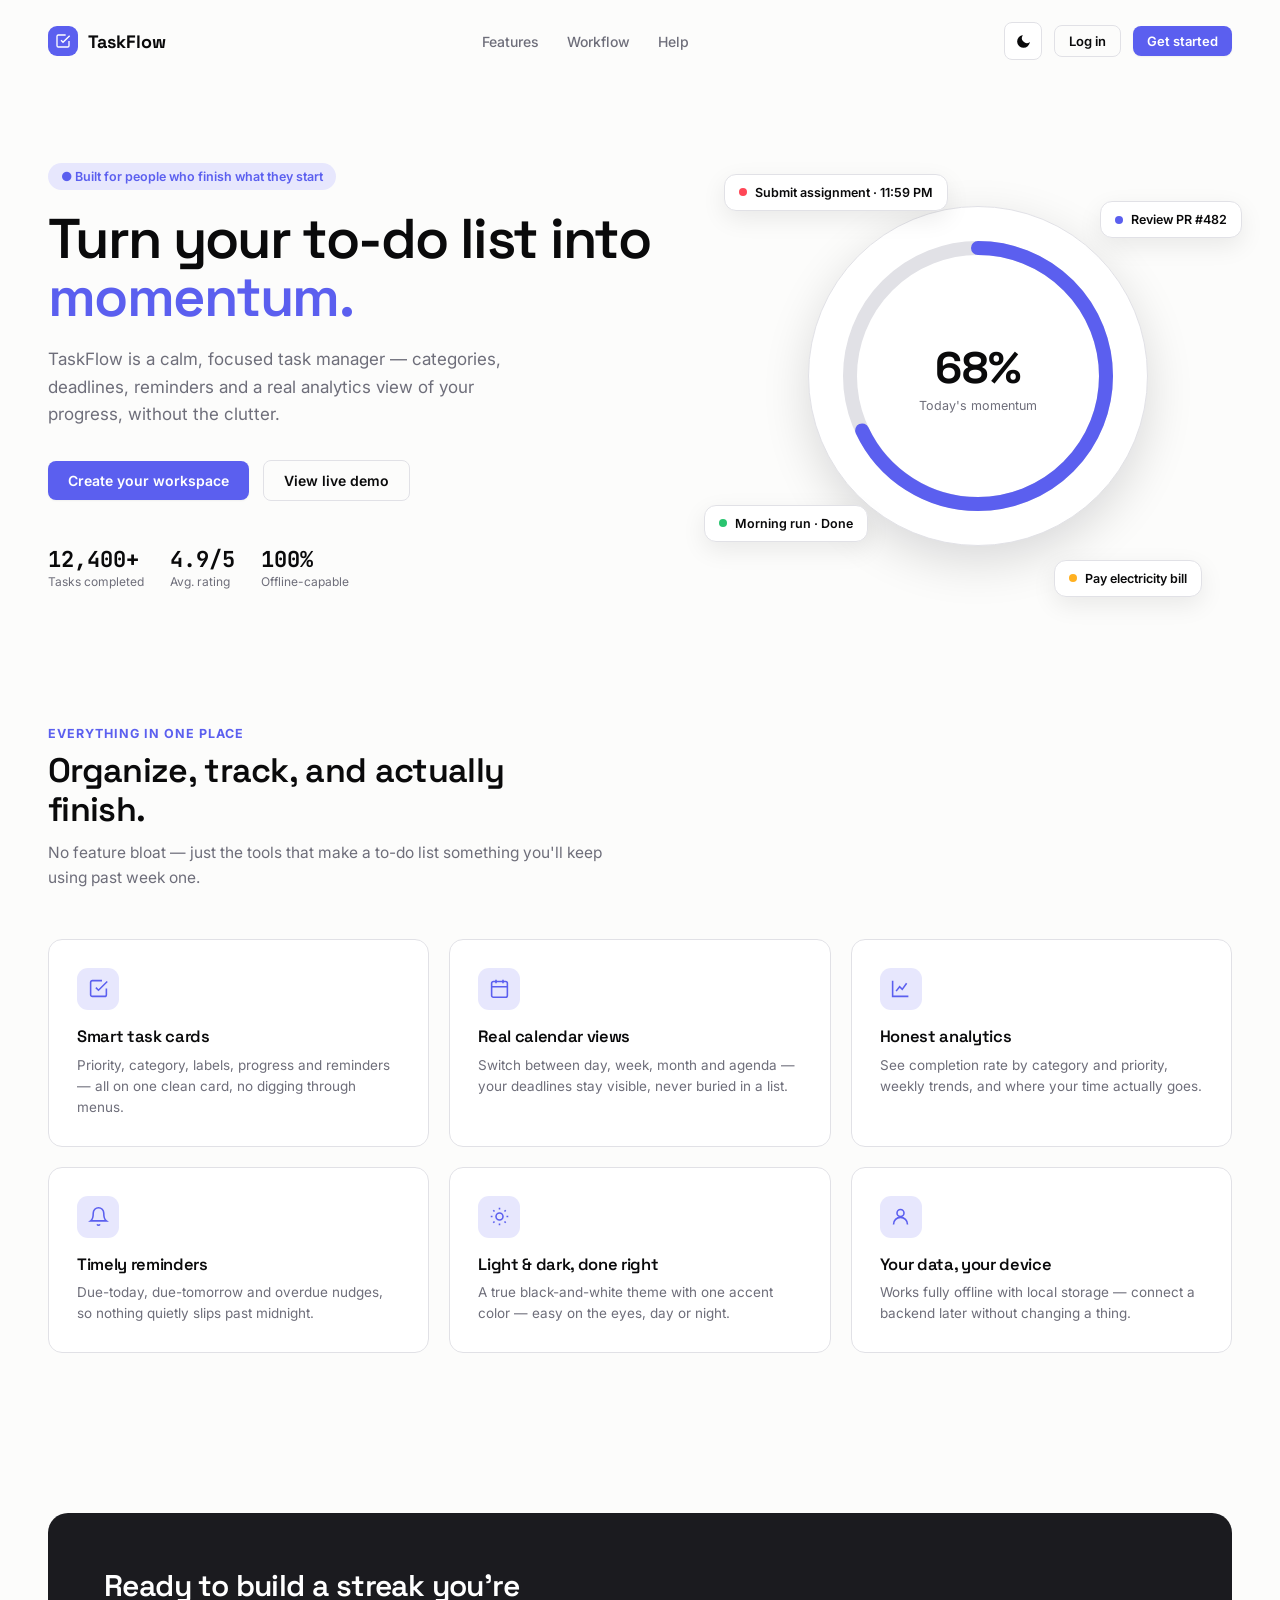
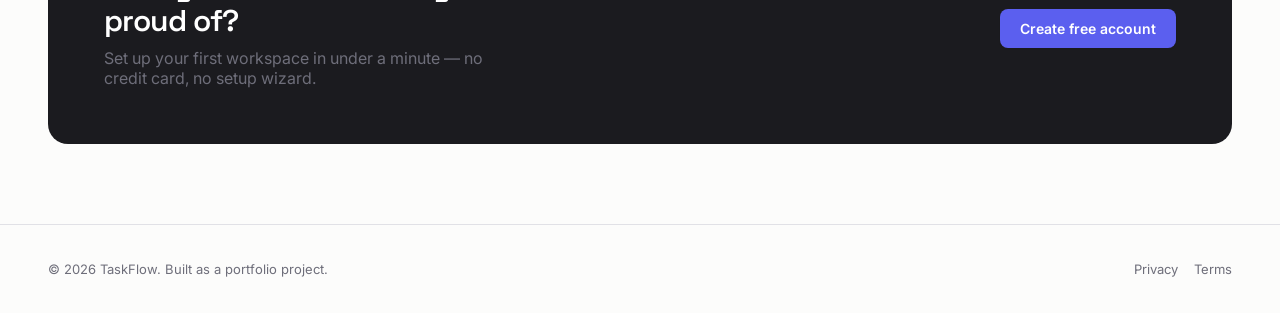
<file: index.html>
<!DOCTYPE html>
<html lang="en">
<head>
<meta charset="UTF-8">
<meta name="viewport" content="width=device-width, initial-scale=1.0">
<title>TaskFlow — Momentum for your day</title>
<link rel="stylesheet" href="styles.css">
<link rel="stylesheet" href="animations.css">
<style>
  .landing-nav{ display:flex; align-items:center; justify-content:space-between; padding:22px 48px; }
  .landing-nav .brand{ display:flex; align-items:center; gap:10px; font-family:var(--font-display); font-weight:700; font-size:18px; }
  .landing-nav .brand .mark{ width:30px; height:30px; border-radius:9px; background:var(--accent); display:flex; align-items:center; justify-content:center; }
  .landing-nav .brand .mark svg{ width:16px; height:16px; stroke:#fff; }
  .landing-nav .links{ display:flex; gap:28px; font-size:14px; font-weight:500; color:var(--text-secondary); }
  .landing-nav .links a:hover{ color:var(--text-primary); }
  .landing-nav .cta{ display:flex; gap:12px; align-items:center; }

  .hero{ padding:64px 48px 40px; display:grid; grid-template-columns:1.1fr .9fr; gap:56px; align-items:center; max-width:1320px; margin:0 auto; }
  .hero-eyebrow{ display:inline-flex; align-items:center; gap:8px; font-size:12.5px; font-weight:600; color:var(--accent); background:var(--accent-100); padding:6px 13px; border-radius:99px; margin-bottom:20px; }
  [data-theme="dark"] .hero-eyebrow{ background:rgba(91,95,239,0.15); }
  .hero h1{ font-size:56px; line-height:1.04; letter-spacing:-0.03em; margin-bottom:20px; }
  .hero h1 em{ font-style:normal; color:var(--accent); }
  .hero p.lead{ font-size:17px; color:var(--text-secondary); max-width:480px; margin-bottom:32px; line-height:1.6; }
  .hero-actions{ display:flex; gap:14px; align-items:center; }
  .hero-proof{ display:flex; gap:26px; margin-top:44px; }
  .hero-proof div{ font-family:var(--font-mono); }
  .hero-proof .num{ font-size:22px; font-weight:700; }
  .hero-proof .lbl{ font-size:12px; color:var(--text-secondary); font-family:var(--font-body); }

  /* signature visual: the momentum ring + floating task chips */
  .hero-visual{ position:relative; height:460px; }
  .ring-card{
    position:absolute; inset:0; margin:auto; width:340px; height:340px; border-radius:50%;
    background:var(--bg-elevated); border:1px solid var(--border); box-shadow:var(--shadow-lg);
    display:flex; align-items:center; justify-content:center; animation:scaleIn .7s var(--ease-spring) both .1s;
  }
  .ring-card .ring-label{ position:absolute; text-align:center; }
  .ring-card .ring-label .big{ font-family:var(--font-display); font-size:44px; font-weight:700; }
  .ring-card .ring-label .small{ font-size:12.5px; color:var(--text-secondary); margin-top:2px; }
  .float-chip{
    position:absolute; background:var(--bg-elevated); border:1px solid var(--border); border-radius:12px;
    padding:10px 14px; box-shadow:var(--shadow-md); font-size:12.5px; font-weight:600; display:flex; align-items:center; gap:8px;
    animation:floatChip 5s ease-in-out infinite, fadeUp .6s var(--ease) both;
  }
  .float-chip .dot{ width:8px; height:8px; border-radius:50%; }
  .chip-1{ top:6%; left:0; animation-delay:.3s, .3s; }
  .chip-2{ bottom:14%; left:-4%; animation-delay:.9s, .45s; }
  .chip-3{ top:12%; right:-2%; animation-delay:1.5s, .6s; }
  .chip-4{ bottom:2%; right:6%; animation-delay:2.1s, .75s; }
  @keyframes floatChip{ 0%,100%{ transform:translateY(0);} 50%{ transform:translateY(-12px);} }

  section.section{ padding:80px 48px; max-width:1320px; margin:0 auto; }
  .section-head{ max-width:560px; margin-bottom:48px; }
  .section-head .eyebrow{ font-size:12.5px; font-weight:700; letter-spacing:.08em; text-transform:uppercase; color:var(--accent); margin-bottom:10px; }
  .section-head h2{ font-size:34px; letter-spacing:-0.02em; margin-bottom:12px; }
  .section-head p{ color:var(--text-secondary); font-size:15.5px; line-height:1.6; }

  .feature-grid{ display:grid; grid-template-columns:repeat(3,1fr); gap:20px; }
  .feature-card{ padding:28px; }
  .feature-card .ic{ width:42px; height:42px; border-radius:11px; background:var(--accent-100); display:flex; align-items:center; justify-content:center; margin-bottom:18px; }
  [data-theme="dark"] .feature-card .ic{ background:rgba(91,95,239,0.15); }
  .feature-card .ic svg{ width:21px; height:21px; color:var(--accent); }
  .feature-card h3{ font-size:16.5px; margin-bottom:8px; }
  .feature-card p{ font-size:13.5px; color:var(--text-secondary); line-height:1.55; }

  .strip{ background:var(--gray-900); color:var(--gray-100); border-radius:var(--radius-lg); padding:56px; display:flex; align-items:center; justify-content:space-between; gap:32px; }
  [data-theme="dark"] .strip{ background:var(--bg-sunken); border:1px solid var(--border); }
  .strip h2{ color:#fff; font-size:30px; max-width:420px; }
  [data-theme="dark"] .strip h2{ color:var(--text-primary); }
  .strip p{ color:var(--gray-500); margin-top:10px; max-width:400px; }

  footer{ padding:36px 48px; border-top:1px solid var(--border); display:flex; justify-content:space-between; font-size:13px; color:var(--text-secondary); }

  @media (max-width:900px){
    .hero{ grid-template-columns:1fr; padding:40px 22px; }
    .hero h1{ font-size:38px; }
    .hero-visual{ height:320px; }
    .feature-grid{ grid-template-columns:1fr; }
    .landing-nav{ padding:18px 20px; } .landing-nav .links{ display:none; }
    section.section{ padding:56px 22px; }
    .strip{ flex-direction:column; align-items:flex-start; padding:32px; }
  }
</style>
</head>
<body>

<nav class="landing-nav reveal">
  <div class="brand"><div class="mark"><svg viewBox="0 0 24 24" fill="none" stroke="white" stroke-width="2"><path d="M9 11l3 3L22 4"/><path d="M21 12v7a2 2 0 0 1-2 2H5a2 2 0 0 1-2-2V5a2 2 0 0 1 2-2h11"/></svg></div>TaskFlow</div>
  <div class="links">
    <a href="#features">Features</a>
    <a href="#workflow">Workflow</a>
    <a href="help.html">Help</a>
  </div>
  <div class="cta">
    <button class="icon-btn" data-theme-toggle id="landingThemeBtn"></button>
    <a href="login.html" class="btn btn-ghost btn-sm">Log in</a>
    <a href="register.html" class="btn btn-primary btn-sm">Get started</a>
  </div>
</nav>

<section class="hero">
  <div>
    <div class="hero-eyebrow reveal">● Built for people who finish what they start</div>
    <h1 class="reveal reveal-1">Turn your to-do list into <em>momentum.</em></h1>
    <p class="lead reveal reveal-2">TaskFlow is a calm, focused task manager — categories, deadlines, reminders and a real analytics view of your progress, without the clutter.</p>
    <div class="hero-actions reveal reveal-3">
      <a href="register.html" class="btn btn-primary">Create your workspace</a>
      <a href="dashboard.html" class="btn btn-ghost">View live demo</a>
    </div>
    <div class="hero-proof reveal reveal-4">
      <div><div class="num">12,400+</div><div class="lbl">Tasks completed</div></div>
      <div><div class="num">4.9/5</div><div class="lbl">Avg. rating</div></div>
      <div><div class="num">100%</div><div class="lbl">Offline-capable</div></div>
    </div>
  </div>
  <div class="hero-visual">
    <div class="ring-card">
      <svg width="300" height="300" viewBox="0 0 300 300">
        <circle cx="150" cy="150" r="128" fill="none" stroke="var(--border)" stroke-width="14"/>
        <circle id="heroRing" class="ring-progress" cx="150" cy="150" r="128" fill="none" stroke="var(--accent)" stroke-width="14" stroke-linecap="round" stroke-dasharray="804" stroke-dashoffset="804" transform="rotate(-90 150 150)"/>
      </svg>
      <div class="ring-label"><div class="big">68%</div><div class="small">Today's momentum</div></div>
    </div>
    <div class="float-chip chip-1"><span class="dot" style="background:#FF4757"></span>Submit assignment · 11:59 PM</div>
    <div class="float-chip chip-2"><span class="dot" style="background:#29C46F"></span>Morning run · Done</div>
    <div class="float-chip chip-3"><span class="dot" style="background:#5B5FEF"></span>Review PR #482</div>
    <div class="float-chip chip-4"><span class="dot" style="background:#FFB020"></span>Pay electricity bill</div>
  </div>
</section>

<section class="section" id="features">
  <div class="section-head reveal">
    <div class="eyebrow">Everything in one place</div>
    <h2>Organize, track, and actually finish.</h2>
    <p>No feature bloat — just the tools that make a to-do list something you'll keep using past week one.</p>
  </div>
  <div class="feature-grid">
    <div class="card feature-card lift reveal reveal-1">
      <div class="ic"><svg viewBox="0 0 24 24" fill="none" stroke="currentColor" stroke-width="1.8"><path d="M9 11l3 3L22 4"/><path d="M21 12v7a2 2 0 0 1-2 2H5a2 2 0 0 1-2-2V5a2 2 0 0 1 2-2h11"/></svg></div>
      <h3>Smart task cards</h3>
      <p>Priority, category, labels, progress and reminders — all on one clean card, no digging through menus.</p>
    </div>
    <div class="card feature-card lift reveal reveal-2">
      <div class="ic"><svg viewBox="0 0 24 24" fill="none" stroke="currentColor" stroke-width="1.8"><rect x="3" y="4" width="18" height="18" rx="2"/><path d="M16 2v4M8 2v4M3 10h18"/></svg></div>
      <h3>Real calendar views</h3>
      <p>Switch between day, week, month and agenda — your deadlines stay visible, never buried in a list.</p>
    </div>
    <div class="card feature-card lift reveal reveal-3">
      <div class="ic"><svg viewBox="0 0 24 24" fill="none" stroke="currentColor" stroke-width="1.8"><path d="M3 3v18h18"/><path d="M7 15l4-5 3 3 5-7"/></svg></div>
      <h3>Honest analytics</h3>
      <p>See completion rate by category and priority, weekly trends, and where your time actually goes.</p>
    </div>
    <div class="card feature-card lift reveal reveal-1">
      <div class="ic"><svg viewBox="0 0 24 24" fill="none" stroke="currentColor" stroke-width="1.8"><path d="M18 8a6 6 0 0 0-12 0c0 7-3 9-3 9h18s-3-2-3-9"/><path d="M13.7 21a2 2 0 0 1-3.4 0"/></svg></div>
      <h3>Timely reminders</h3>
      <p>Due-today, due-tomorrow and overdue nudges, so nothing quietly slips past midnight.</p>
    </div>
    <div class="card feature-card lift reveal reveal-2">
      <div class="ic"><svg viewBox="0 0 24 24" fill="none" stroke="currentColor" stroke-width="1.8"><circle cx="12" cy="12" r="4"/><path d="M12 2v2M12 20v2M4.9 4.9l1.4 1.4M17.7 17.7l1.4 1.4M2 12h2M20 12h2M4.9 19.1l1.4-1.4M17.7 6.3l1.4-1.4"/></svg></div>
      <h3>Light & dark, done right</h3>
      <p>A true black-and-white theme with one accent color — easy on the eyes, day or night.</p>
    </div>
    <div class="card feature-card lift reveal reveal-3">
      <div class="ic"><svg viewBox="0 0 24 24" fill="none" stroke="currentColor" stroke-width="1.8"><circle cx="12" cy="8" r="4"/><path d="M4 21c0-4.4 3.6-8 8-8s8 3.6 8 8"/></svg></div>
      <h3>Your data, your device</h3>
      <p>Works fully offline with local storage — connect a backend later without changing a thing.</p>
    </div>
  </div>
</section>

<section class="section" id="workflow">
  <div class="strip reveal">
    <div>
      <h2>Ready to build a streak you're proud of?</h2>
      <p>Set up your first workspace in under a minute — no credit card, no setup wizard.</p>
    </div>
    <a href="register.html" class="btn btn-primary" style="background:var(--accent); flex-shrink:0;">Create free account</a>
  </div>
</section>

<footer>
  <span>© 2026 TaskFlow. Built as a portfolio project.</span>
  <div class="flex gap-16">
    <a href="privacy.html">Privacy</a>
    <a href="terms.html">Terms</a>
  </div>
</footer>

<script src="theme.js"></script>
<script src="storage.js"></script>
<script>
  document.getElementById('landingThemeBtn').innerHTML = window.TaskFlowTheme.get()==='dark'
    ? '<svg viewBox="0 0 24 24" fill="none" stroke="currentColor" stroke-width="2.2"><circle cx="12" cy="12" r="4"/><path d="M12 2v2M12 20v2M4.9 4.9l1.4 1.4M17.7 17.7l1.4 1.4M2 12h2M20 12h2M4.9 19.1l1.4-1.4M17.7 6.3l1.4-1.4"/></svg>'
    : '<svg viewBox="0 0 24 24" fill="currentColor"><path d="M21 12.8A9 9 0 1 1 11.2 3a7 7 0 0 0 9.8 9.8z"/></svg>';
  document.getElementById('landingThemeBtn').addEventListener('click', ()=>{
    document.getElementById('landingThemeBtn').innerHTML = window.TaskFlowTheme.get()==='dark'
      ? '<svg viewBox="0 0 24 24" fill="currentColor"><path d="M21 12.8A9 9 0 1 1 11.2 3a7 7 0 0 0 9.8 9.8z"/></svg>'
      : '<svg viewBox="0 0 24 24" fill="none" stroke="currentColor" stroke-width="2.2"><circle cx="12" cy="12" r="4"/><path d="M12 2v2M12 20v2M4.9 4.9l1.4 1.4M17.7 17.7l1.4 1.4M2 12h2M20 12h2M4.9 19.1l1.4-1.4M17.7 6.3l1.4-1.4"/></svg>';
  });
  requestAnimationFrame(()=> setTimeout(()=>{ document.getElementById('heroRing').style.strokeDashoffset = 804 - (804*0.68); }, 300));
</script>
</body>
</html>
</file>
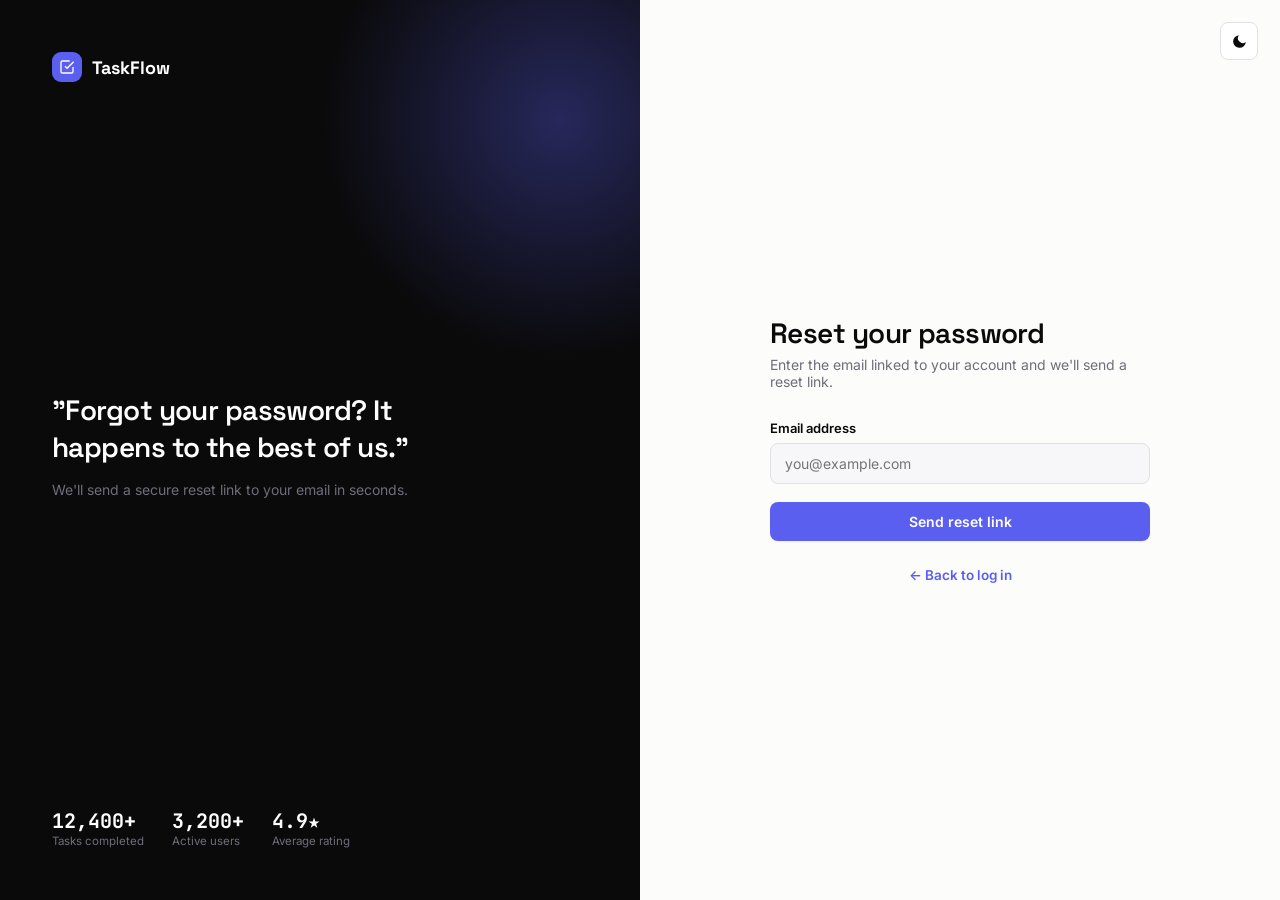
<file: forgot-password.html>
<!DOCTYPE html>
<html lang="en">
<head>
<meta charset="UTF-8">
<meta name="viewport" content="width=device-width, initial-scale=1.0">
<title>Reset password — TaskFlow</title>
<link rel="stylesheet" href="styles.css">
<link rel="stylesheet" href="animations.css">
<style>
  .auth-shell{ min-height:100vh; display:grid; grid-template-columns:1fr 1fr; }
  .auth-side{
    background:var(--black); color:#fff; padding:52px; display:flex; flex-direction:column; justify-content:space-between; position:relative; overflow:hidden;
  }
  .auth-side::before{
    content:''; position:absolute; width:480px; height:480px; border-radius:50%; background:radial-gradient(circle, var(--accent-glow), transparent 70%);
    top:-120px; right:-160px; animation:driftGlow 8s ease-in-out infinite;
  }
  @keyframes driftGlow{ 0%,100%{ transform:translate(0,0);} 50%{ transform:translate(-30px,30px);} }
  .auth-side .brand{ display:flex; align-items:center; gap:10px; font-family:var(--font-display); font-weight:700; font-size:18px; position:relative; z-index:1; }
  .auth-side .brand .mark{ width:30px; height:30px; border-radius:9px; background:var(--accent); display:flex; align-items:center; justify-content:center; }
  .auth-side .brand .mark svg{ width:16px; height:16px; stroke:white; }
  .auth-side .quote{ position:relative; z-index:1; max-width:400px; }
  .auth-side .quote h2{ font-size:28px; line-height:1.3; color:#fff; margin-bottom:16px; }
  .auth-side .quote p{ color:var(--gray-500); font-size:14px; }
  .auth-side .stats{ display:flex; gap:28px; position:relative; z-index:1; }
  .auth-side .stats .num{ font-family:var(--font-mono); font-size:20px; font-weight:700; }
  .auth-side .stats .lbl{ font-size:11.5px; color:var(--gray-500); }

  .auth-form-wrap{ display:flex; align-items:center; justify-content:center; padding:32px; }
  .auth-form{ width:100%; max-width:380px; animation:fadeUp .55s var(--ease) both; }
  .auth-form h1{ font-size:28px; margin-bottom:6px; }
  .auth-form .sub{ color:var(--text-secondary); font-size:14px; margin-bottom:30px; }
  .social-row{ display:flex; gap:12px; margin-bottom:22px; }
  .social-btn{ flex:1; border:1px solid var(--border); border-radius:var(--radius-sm); padding:11px; display:flex; align-items:center; justify-content:center; gap:8px; font-size:13.5px; font-weight:600; transition:all .2s var(--ease); background:var(--bg-elevated); }
  .social-btn:hover{ border-color:var(--border-strong); transform:translateY(-1px); }
  .social-btn svg{ width:17px; height:17px; }
  .divider{ display:flex; align-items:center; gap:12px; color:var(--text-tertiary); font-size:12px; margin:22px 0; }
  .divider::before,.divider::after{ content:''; flex:1; height:1px; background:var(--border); }
  .row-between{ display:flex; align-items:center; justify-content:space-between; font-size:13px; margin-bottom:22px; }
  .checkbox-line{ display:flex; align-items:center; gap:8px; color:var(--text-secondary); }
  .checkbox-line input{ width:15px; height:15px; accent-color:var(--accent); }
  .switch-line{ text-align:center; margin-top:26px; font-size:13.5px; color:var(--text-secondary); }
  .switch-line a{ color:var(--accent); font-weight:600; }
  .float-theme{ position:fixed; top:22px; right:22px; z-index:20; }

  @media (max-width:860px){ .auth-shell{ grid-template-columns:1fr; } .auth-side{ display:none; } }
</style>
</head>
<body>

<button class="icon-btn float-theme" data-theme-toggle id="themeBtn"></button>

<div class="auth-shell">
  <div class="auth-side">
    <div class="brand"><div class="mark"><svg viewBox="0 0 24 24" fill="none" stroke="white" stroke-width="2"><path d="M9 11l3 3L22 4"/><path d="M21 12v7a2 2 0 0 1-2 2H5a2 2 0 0 1-2-2V5a2 2 0 0 1 2-2h11"/></svg></div>TaskFlow</div>
    <div class="quote">
      <h2>"Forgot your password? It happens to the best of us."</h2>
      <p>We'll send a secure reset link to your email in seconds.</p>
    </div>
    <div class="stats">
      <div><div class="num">12,400+</div><div class="lbl">Tasks completed</div></div>
      <div><div class="num">3,200+</div><div class="lbl">Active users</div></div>
      <div><div class="num">4.9★</div><div class="lbl">Average rating</div></div>
    </div>
  </div>

  <div class="auth-form-wrap">
    <form class="auth-form" id="loginForm">
      <h1>Reset your password</h1>
      <p class="sub">Enter the email linked to your account and we'll send a reset link.</p>

      <div class="field"><label>Email address</label><input type="email" placeholder="you@example.com" required></div>

      <button type="submit" class="btn btn-primary btn-block">Send reset link</button>
      <p class="switch-line"><a href="login.html">← Back to log in</a></p>
    </form>
  </div>
</div>

<script src="theme.js"></script>
<script>
  function icon(){ return window.TaskFlowTheme.get()==='dark'
    ? '<svg viewBox="0 0 24 24" fill="none" stroke="currentColor" stroke-width="2.2"><circle cx="12" cy="12" r="4"/><path d="M12 2v2M12 20v2M4.9 4.9l1.4 1.4M17.7 17.7l1.4 1.4M2 12h2M20 12h2M4.9 19.1l1.4-1.4M17.7 6.3l1.4-1.4"/></svg>'
    : '<svg viewBox="0 0 24 24" fill="currentColor"><path d="M21 12.8A9 9 0 1 1 11.2 3a7 7 0 0 0 9.8 9.8z"/></svg>'; }
  document.getElementById('themeBtn').innerHTML = icon();
  document.getElementById('themeBtn').addEventListener('click', ()=> document.getElementById('themeBtn').innerHTML = icon());

  document.getElementById('loginForm').addEventListener('submit', function(e){
    e.preventDefault();
    const btn = e.target.querySelector('button[type=submit]');
    btn.textContent = 'Sending…'; btn.disabled = true;
    setTimeout(()=>{ btn.textContent = 'Link sent — check your inbox ✓'; }, 600);
  });
</script>
</body>
</html>
</file>
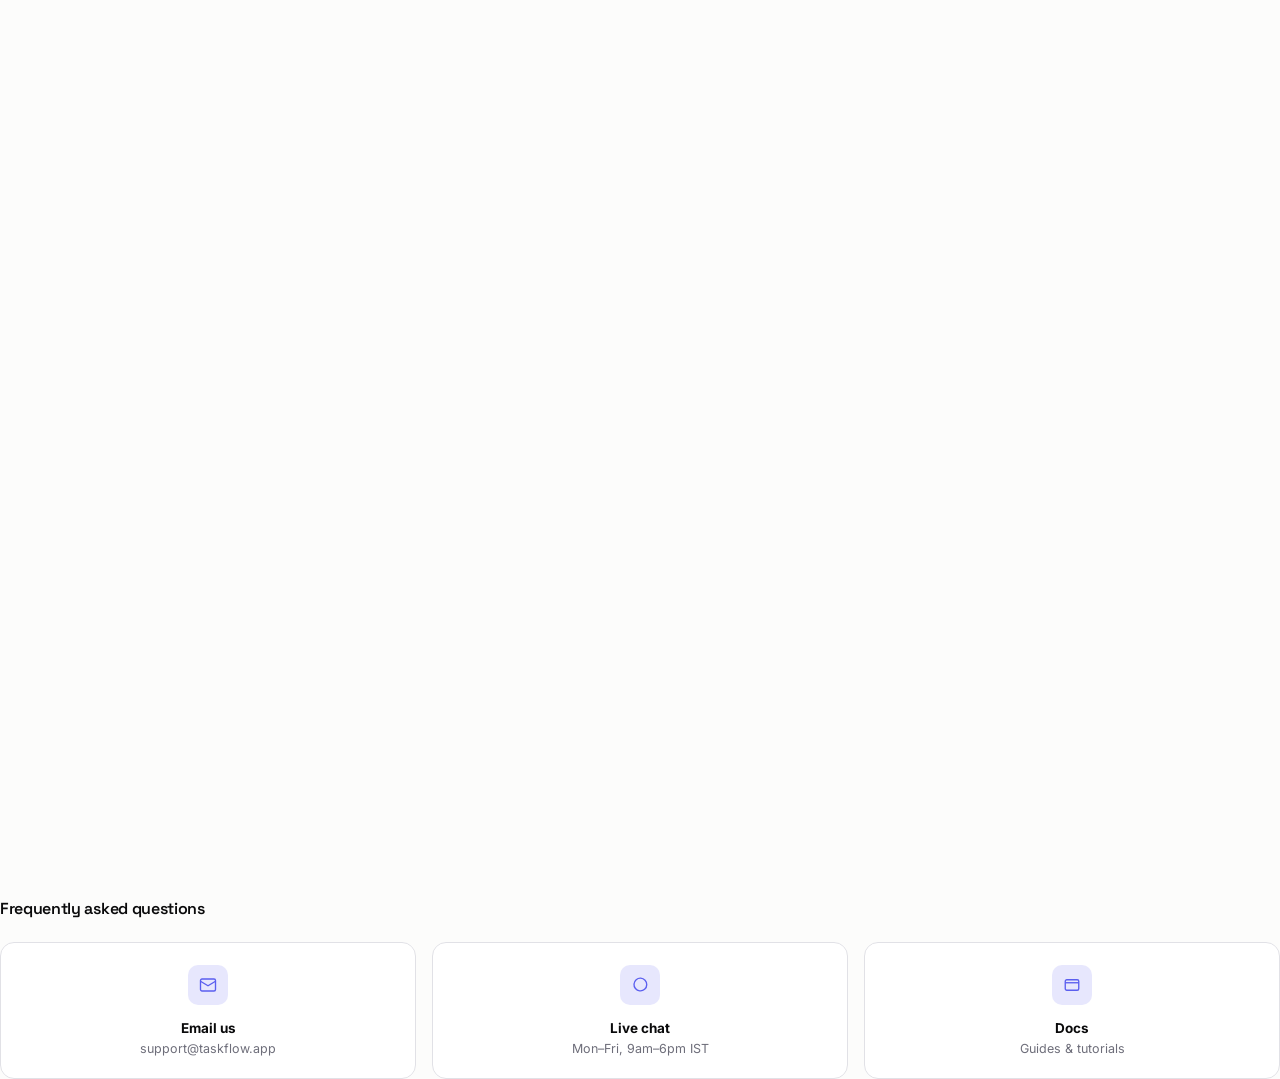
<file: help.html>
<!DOCTYPE html>
<html lang="en">
<head>
<meta charset="UTF-8">
<meta name="viewport" content="width=device-width, initial-scale=1.0">
<title>Help & Support — TaskFlow</title>
<link rel="stylesheet" href="styles.css">
<link rel="stylesheet" href="animations.css">
<style>
  .faq-item{ border:1px solid var(--border); border-radius:var(--radius-sm); margin-bottom:10px; overflow:hidden; background:var(--bg-elevated); }
  .faq-q{ padding:16px 18px; display:flex; align-items:center; justify-content:space-between; font-size:14px; font-weight:600; }
  .faq-q svg{ width:16px; height:16px; transition:transform .25s var(--ease); }
  .faq-item.open .faq-q svg{ transform:rotate(45deg); }
  .faq-a{ max-height:0; overflow:hidden; transition:max-height .3s var(--ease); }
  .faq-item.open .faq-a{ max-height:200px; }
  .faq-a p{ padding:0 18px 16px; font-size:13.5px; color:var(--text-secondary); line-height:1.6; }
  .contact-grid{ display:grid; grid-template-columns:repeat(3,1fr); gap:16px; margin-top:24px; }
  .contact-card{ padding:22px; text-align:center; }
  .contact-card .ic{ width:40px; height:40px; border-radius:10px; background:var(--accent-100); display:flex; align-items:center; justify-content:center; margin:0 auto 12px; }
  [data-theme="dark"] .contact-card .ic{ background:rgba(91,95,239,0.15); }
</style>
</head>
<body>
<div class="app-shell" id="app-shell"></div>
<div id="stagedContent">
  <div class="reveal" style="max-width:720px;">
    <h3 style="font-size:16px; margin-bottom:16px;">Frequently asked questions</h3>
    <div id="faqList"></div>
  </div>
  <div class="contact-grid reveal reveal-1">
    <div class="card contact-card"><div class="ic"><svg viewBox="0 0 24 24" width="18" height="18" fill="none" stroke="var(--accent)" stroke-width="1.8"><rect x="2" y="4" width="20" height="16" rx="2"/><path d="m2 7 10 6 10-6"/></svg></div><b style="font-size:13.5px;">Email us</b><p class="text-secondary" style="font-size:12.5px; margin-top:4px;">support@taskflow.app</p></div>
    <div class="card contact-card"><div class="ic"><svg viewBox="0 0 24 24" width="18" height="18" fill="none" stroke="var(--accent)" stroke-width="1.8"><path d="M21 11.5a8.4 8.4 0 0 1-9.5 8.3A8.5 8.5 0 1 1 21 11.5Z"/></svg></div><b style="font-size:13.5px;">Live chat</b><p class="text-secondary" style="font-size:12.5px; margin-top:4px;">Mon–Fri, 9am–6pm IST</p></div>
    <div class="card contact-card"><div class="ic"><svg viewBox="0 0 24 24" width="18" height="18" fill="none" stroke="var(--accent)" stroke-width="1.8"><rect x="3" y="5" width="18" height="14" rx="2"/><path d="M3 9h18"/></svg></div><b style="font-size:13.5px;">Docs</b><p class="text-secondary" style="font-size:12.5px; margin-top:4px;">Guides & tutorials</p></div>
  </div>
</div>
<script src="theme.js"></script>
<script src="storage.js"></script>
<script src="nav.js"></script>
<script>
  TaskFlowNav.mount('help', 'Help & Support');
  const faqs = [
    ['How do I create a task?', 'Click "New Task" from the top bar or the My Tasks page, fill in the details, and hit Save Task.'],
    ['Can I use TaskFlow offline?', 'Yes — this demo stores everything in your browser, so it works fully offline. Connecting a backend later is optional.'],
    ['How do reminders work?', 'Toggle "Remind me" on any task. Enable browser or email notifications in Settings → Notifications.'],
    ['How do I export my tasks?', 'Go to Settings → Data Export and download a CSV or JSON copy at any time.'],
    ['Is my data private?', 'Your task data lives only in your browser\\'s local storage — it never leaves your device in this demo.']
  ];
  document.getElementById('faqList').innerHTML = faqs.map(([q,a])=>`
    <div class="faq-item"><div class="faq-q">${q}<svg viewBox="0 0 24 24" fill="none" stroke="currentColor" stroke-width="2"><path d="M12 5v14M5 12h14"/></svg></div><div class="faq-a"><p>${a}</p></div></div>`).join('');
  document.querySelectorAll('.faq-item').forEach(it=> it.querySelector('.faq-q').addEventListener('click', ()=> it.classList.toggle('open')));
</script>
</body>
</html>
</file>
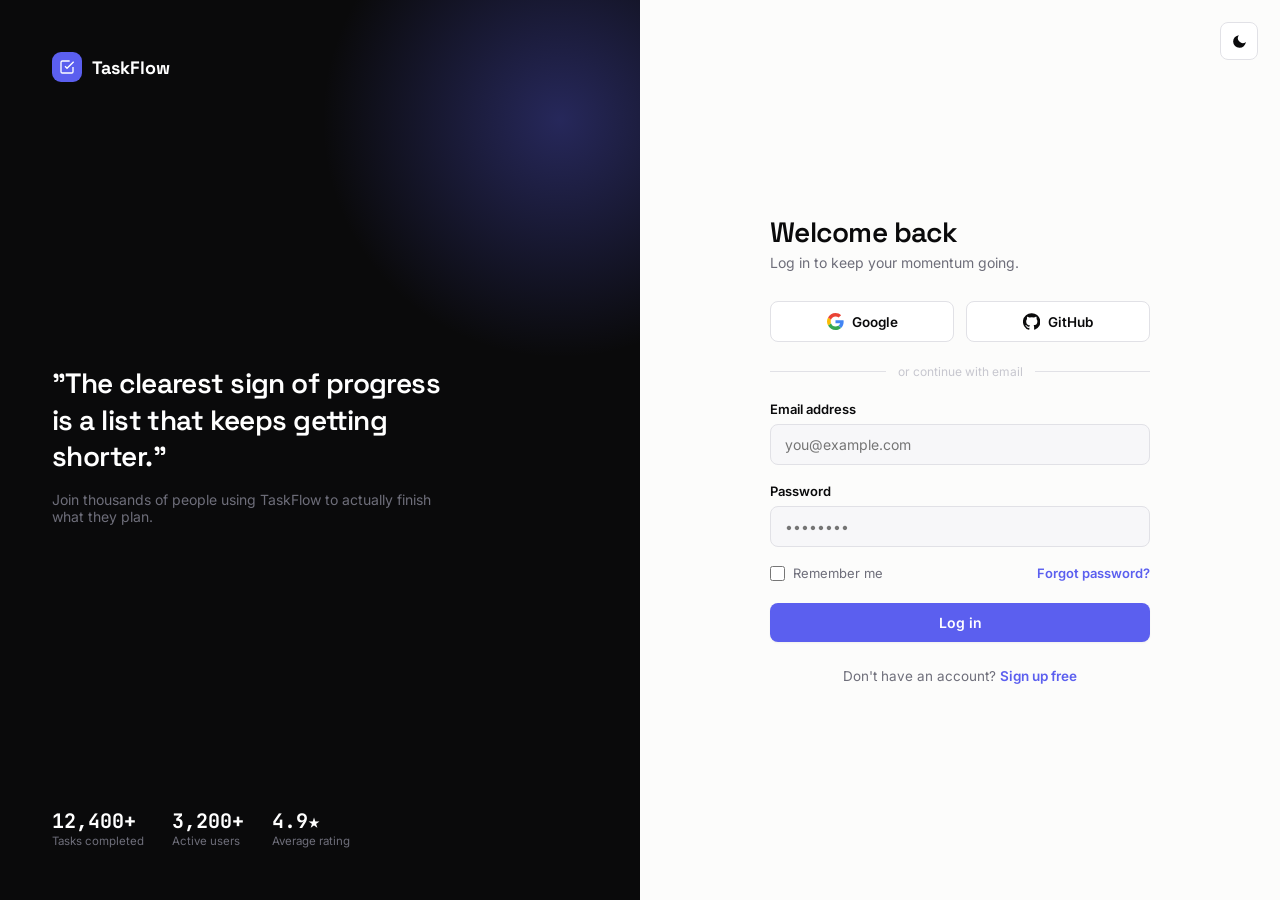
<file: login.html>
<!DOCTYPE html>
<html lang="en">
<head>
<meta charset="UTF-8">
<meta name="viewport" content="width=device-width, initial-scale=1.0">
<title>Log in — TaskFlow</title>
<link rel="stylesheet" href="styles.css">
<link rel="stylesheet" href="animations.css">
<style>
  .auth-shell{ min-height:100vh; display:grid; grid-template-columns:1fr 1fr; }
  .auth-side{
    background:var(--black); color:#fff; padding:52px; display:flex; flex-direction:column; justify-content:space-between; position:relative; overflow:hidden;
  }
  .auth-side::before{
    content:''; position:absolute; width:480px; height:480px; border-radius:50%; background:radial-gradient(circle, var(--accent-glow), transparent 70%);
    top:-120px; right:-160px; animation:driftGlow 8s ease-in-out infinite;
  }
  @keyframes driftGlow{ 0%,100%{ transform:translate(0,0);} 50%{ transform:translate(-30px,30px);} }
  .auth-side .brand{ display:flex; align-items:center; gap:10px; font-family:var(--font-display); font-weight:700; font-size:18px; position:relative; z-index:1; }
  .auth-side .brand .mark{ width:30px; height:30px; border-radius:9px; background:var(--accent); display:flex; align-items:center; justify-content:center; }
  .auth-side .brand .mark svg{ width:16px; height:16px; stroke:white; }
  .auth-side .quote{ position:relative; z-index:1; max-width:400px; }
  .auth-side .quote h2{ font-size:28px; line-height:1.3; color:#fff; margin-bottom:16px; }
  .auth-side .quote p{ color:var(--gray-500); font-size:14px; }
  .auth-side .stats{ display:flex; gap:28px; position:relative; z-index:1; }
  .auth-side .stats .num{ font-family:var(--font-mono); font-size:20px; font-weight:700; }
  .auth-side .stats .lbl{ font-size:11.5px; color:var(--gray-500); }

  .auth-form-wrap{ display:flex; align-items:center; justify-content:center; padding:32px; }
  .auth-form{ width:100%; max-width:380px; animation:fadeUp .55s var(--ease) both; }
  .auth-form h1{ font-size:28px; margin-bottom:6px; }
  .auth-form .sub{ color:var(--text-secondary); font-size:14px; margin-bottom:30px; }
  .social-row{ display:flex; gap:12px; margin-bottom:22px; }
  .social-btn{ flex:1; border:1px solid var(--border); border-radius:var(--radius-sm); padding:11px; display:flex; align-items:center; justify-content:center; gap:8px; font-size:13.5px; font-weight:600; transition:all .2s var(--ease); background:var(--bg-elevated); }
  .social-btn:hover{ border-color:var(--border-strong); transform:translateY(-1px); }
  .social-btn svg{ width:17px; height:17px; }
  .divider{ display:flex; align-items:center; gap:12px; color:var(--text-tertiary); font-size:12px; margin:22px 0; }
  .divider::before,.divider::after{ content:''; flex:1; height:1px; background:var(--border); }
  .row-between{ display:flex; align-items:center; justify-content:space-between; font-size:13px; margin-bottom:22px; }
  .checkbox-line{ display:flex; align-items:center; gap:8px; color:var(--text-secondary); }
  .checkbox-line input{ width:15px; height:15px; accent-color:var(--accent); }
  .switch-line{ text-align:center; margin-top:26px; font-size:13.5px; color:var(--text-secondary); }
  .switch-line a{ color:var(--accent); font-weight:600; }
  .float-theme{ position:fixed; top:22px; right:22px; z-index:20; }

  @media (max-width:860px){ .auth-shell{ grid-template-columns:1fr; } .auth-side{ display:none; } }
</style>
</head>
<body>

<button class="icon-btn float-theme" data-theme-toggle id="themeBtn"></button>

<div class="auth-shell">
  <div class="auth-side">
    <div class="brand"><div class="mark"><svg viewBox="0 0 24 24" fill="none" stroke="white" stroke-width="2"><path d="M9 11l3 3L22 4"/><path d="M21 12v7a2 2 0 0 1-2 2H5a2 2 0 0 1-2-2V5a2 2 0 0 1 2-2h11"/></svg></div>TaskFlow</div>
    <div class="quote">
      <h2>"The clearest sign of progress is a list that keeps getting shorter."</h2>
      <p>Join thousands of people using TaskFlow to actually finish what they plan.</p>
    </div>
    <div class="stats">
      <div><div class="num">12,400+</div><div class="lbl">Tasks completed</div></div>
      <div><div class="num">3,200+</div><div class="lbl">Active users</div></div>
      <div><div class="num">4.9★</div><div class="lbl">Average rating</div></div>
    </div>
  </div>

  <div class="auth-form-wrap">
    <form class="auth-form" id="loginForm">
      <h1>Welcome back</h1>
      <p class="sub">Log in to keep your momentum going.</p>

      <div class="social-row">
        <button type="button" class="social-btn"><svg viewBox="0 0 24 24"><path fill="#4285F4" d="M23.5 12.3c0-.9-.1-1.5-.2-2.2H12v4.2h6.5c-.1 1-.9 2.6-2.6 3.7l4 3.1c2.4-2.2 3.6-5.4 3.6-8.8z"/><path fill="#34A853" d="M12 24c3.2 0 5.9-1.1 7.9-2.9l-4-3.1c-1.1.7-2.4 1.2-3.9 1.2-3 0-5.5-2-6.4-4.7l-4.1 3.2C3.5 21.3 7.4 24 12 24z"/><path fill="#FBBC05" d="M5.6 14.5c-.2-.7-.4-1.4-.4-2.5s.1-1.8.4-2.5L1.5 6.3C.5 8.1 0 10 0 12s.5 3.9 1.5 5.7z"/><path fill="#EA4335" d="M12 4.8c1.7 0 3.2.6 4.4 1.7l3.5-3.5C17.9 1.2 15.2 0 12 0 7.4 0 3.5 2.7 1.5 6.3l4.1 3.2c.9-2.7 3.4-4.7 6.4-4.7z"/></svg>Google</button>
        <button type="button" class="social-btn"><svg viewBox="0 0 24 24" fill="currentColor"><path d="M12 .3a12 12 0 0 0-3.8 23.4c.6.1.8-.3.8-.6v-2.2c-3.3.7-4-1.6-4-1.6-.6-1.4-1.4-1.7-1.4-1.7-1.1-.8.1-.8.1-.8 1.2.1 1.9 1.3 1.9 1.3 1.1 1.9 2.9 1.3 3.5 1 .1-.8.4-1.3.8-1.6-2.7-.3-5.4-1.3-5.4-5.9 0-1.3.5-2.4 1.3-3.2-.1-.3-.6-1.6.1-3.2 0 0 1-.3 3.4 1.2a11.5 11.5 0 0 1 6.2 0c2.3-1.6 3.4-1.2 3.4-1.2.7 1.7.2 2.9.1 3.2.8.8 1.3 1.9 1.3 3.2 0 4.6-2.7 5.6-5.4 5.9.4.4.8 1.1.8 2.2v3.3c0 .3.2.7.8.6A12 12 0 0 0 12 .3z"/></svg>GitHub</button>
      </div>
      <div class="divider">or continue with email</div>

      <div class="field"><label>Email address</label><input type="email" placeholder="you@example.com" required></div>
      <div class="field"><label>Password</label><input type="password" placeholder="••••••••" required></div>

      <div class="row-between">
        <label class="checkbox-line"><input type="checkbox"> Remember me</label>
        <a href="forgot-password.html" style="color:var(--accent); font-weight:600;">Forgot password?</a>
      </div>

      <button type="submit" class="btn btn-primary btn-block">Log in</button>
      <p class="switch-line">Don't have an account? <a href="register.html">Sign up free</a></p>
    </form>
  </div>
</div>

<script src="theme.js"></script>
<script>
  function icon(){ return window.TaskFlowTheme.get()==='dark'
    ? '<svg viewBox="0 0 24 24" fill="none" stroke="currentColor" stroke-width="2.2"><circle cx="12" cy="12" r="4"/><path d="M12 2v2M12 20v2M4.9 4.9l1.4 1.4M17.7 17.7l1.4 1.4M2 12h2M20 12h2M4.9 19.1l1.4-1.4M17.7 6.3l1.4-1.4"/></svg>'
    : '<svg viewBox="0 0 24 24" fill="currentColor"><path d="M21 12.8A9 9 0 1 1 11.2 3a7 7 0 0 0 9.8 9.8z"/></svg>'; }
  document.getElementById('themeBtn').innerHTML = icon();
  document.getElementById('themeBtn').addEventListener('click', ()=> document.getElementById('themeBtn').innerHTML = icon());

  document.getElementById('loginForm').addEventListener('submit', function(e){
    e.preventDefault();
    const btn = e.target.querySelector('button[type=submit]');
    btn.textContent = 'Logging in…'; btn.disabled = true;
    setTimeout(()=> window.location.href = 'dashboard.html', 600);
  });
</script>
</body>
</html>
</file>
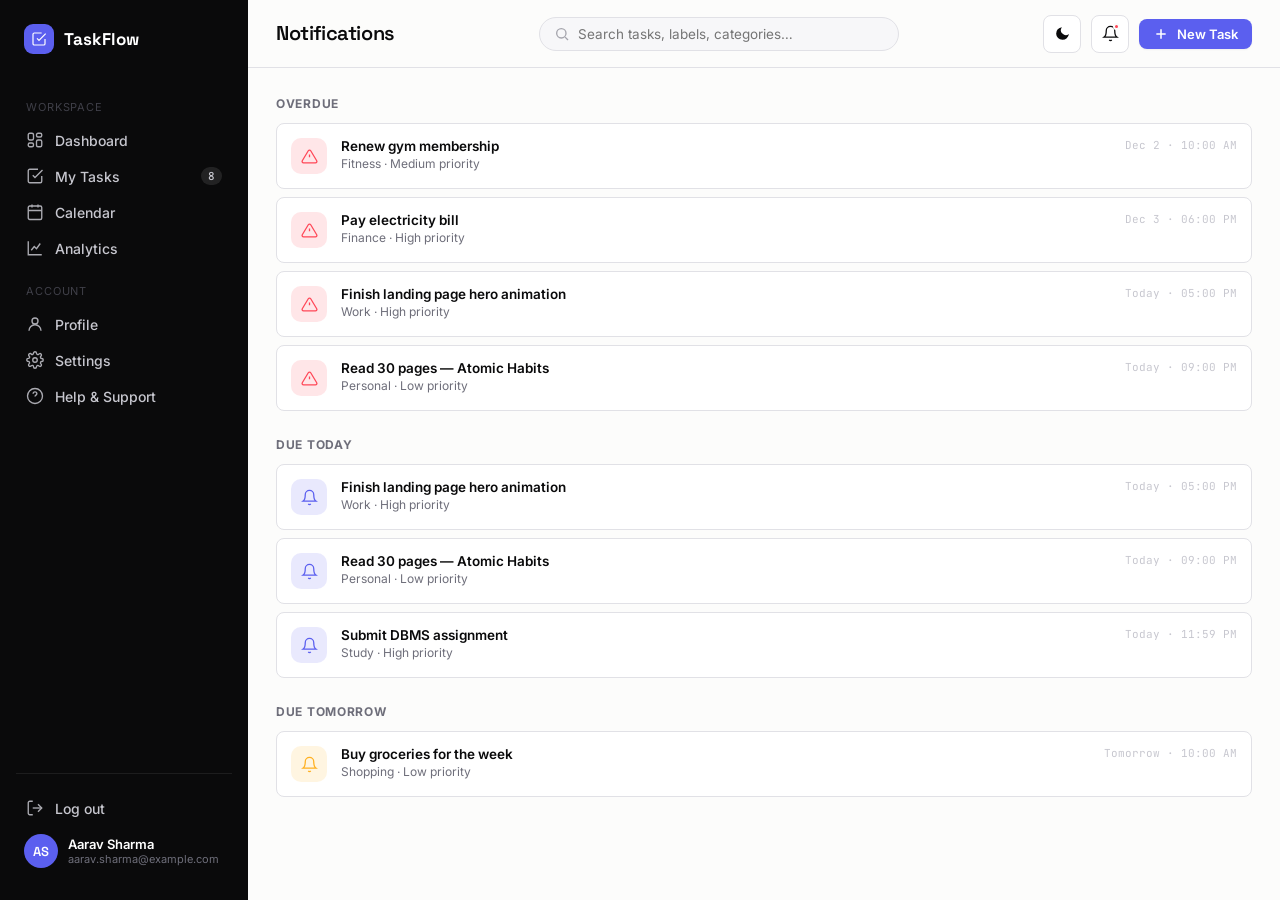
<file: notifications.html>
<!DOCTYPE html>
<html lang="en">
<head>
<meta charset="UTF-8">
<meta name="viewport" content="width=device-width, initial-scale=1.0">
<title>Notifications — TaskFlow</title>
<link rel="stylesheet" href="styles.css">
<link rel="stylesheet" href="animations.css">
<style>
  .notif-group{ margin-bottom:26px; }
  .notif-group .g-label{ font-size:12px; font-weight:700; text-transform:uppercase; letter-spacing:.06em; color:var(--text-secondary); margin-bottom:12px; }
  .notif-item{ display:flex; gap:14px; padding:14px; border:1px solid var(--border); border-radius:var(--radius-sm); margin-bottom:8px; background:var(--bg-elevated); align-items:flex-start; }
  .notif-item .n-ic{ width:36px; height:36px; border-radius:10px; display:flex; align-items:center; justify-content:center; flex-shrink:0; }
  .notif-item .n-ic svg{ width:17px; height:17px; }
  .notif-item .n-title{ font-size:13.5px; font-weight:600; }
  .notif-item .n-sub{ font-size:12px; color:var(--text-secondary); margin-top:2px; }
  .notif-item .n-time{ font-size:11px; color:var(--text-tertiary); margin-left:auto; font-family:var(--font-mono); flex-shrink:0; }
</style>
</head>
<body>
<div class="app-shell" id="app-shell"></div>
<div id="stagedContent">
  <div id="notifList" class="reveal"></div>
</div>
<script src="theme.js"></script>
<script src="storage.js"></script>
<script src="app.js"></script>
<script src="nav.js"></script>
<script>
  TaskFlowNav.mount('notifications', 'Notifications');
  const store = window.TaskFlowStore, ui = window.TaskFlowApp;
  const tasks = store.getTasks();
  const overdue = tasks.filter(t=>ui.isOverdue(t));
  const now = new Date(); const sod = new Date(now.getFullYear(),now.getMonth(),now.getDate()); const eod = new Date(sod.getTime()+86400000); const eod2 = new Date(sod.getTime()+2*86400000);
  const dueToday = tasks.filter(t=> t.status!=='completed' && new Date(t.dueDate)>=sod && new Date(t.dueDate)<eod);
  const dueTomorrow = tasks.filter(t=> t.status!=='completed' && new Date(t.dueDate)>=eod && new Date(t.dueDate)<eod2);

  function group(label, items, color, icon){
    if(!items.length) return '';
    return `<div class="notif-group"><div class="g-label">${label}</div>${items.map(t=>`
      <div class="notif-item">
        <div class="n-ic" style="background:${color}22; color:${color};">${icon}</div>
        <div><div class="n-title">${ui.escapeHtml(t.title)}</div><div class="n-sub">${ui.categoryMeta(t.category).name} · ${t.priority} priority</div></div>
        <div class="n-time">${ui.fmtDate(t.dueDate)}</div>
      </div>`).join('')}</div>`;
  }
  const bell = '<svg viewBox="0 0 24 24" fill="none" stroke="currentColor" stroke-width="1.8"><path d="M18 8a6 6 0 0 0-12 0c0 7-3 9-3 9h18s-3-2-3-9"/><path d="M13.7 21a2 2 0 0 1-3.4 0"/></svg>';
  const warn = '<svg viewBox="0 0 24 24" fill="none" stroke="currentColor" stroke-width="1.8"><path d="M10.3 3.9 1.8 18a2 2 0 0 0 1.7 3h17a2 2 0 0 0 1.7-3L13.7 3.9a2 2 0 0 0-3.4 0Z"/><path d="M12 9v4M12 17h.01"/></svg>';

  const html = group('Overdue', overdue, '#FF4757', warn) + group('Due today', dueToday, '#5B5FEF', bell) + group('Due tomorrow', dueTomorrow, '#FFB020', bell);
  document.getElementById('notifList').innerHTML = html || `<div class="empty-state">${bell}<h3>You're all caught up</h3><p>No pending notifications right now.</p></div>`;
</script>
</body>
</html>
</file>
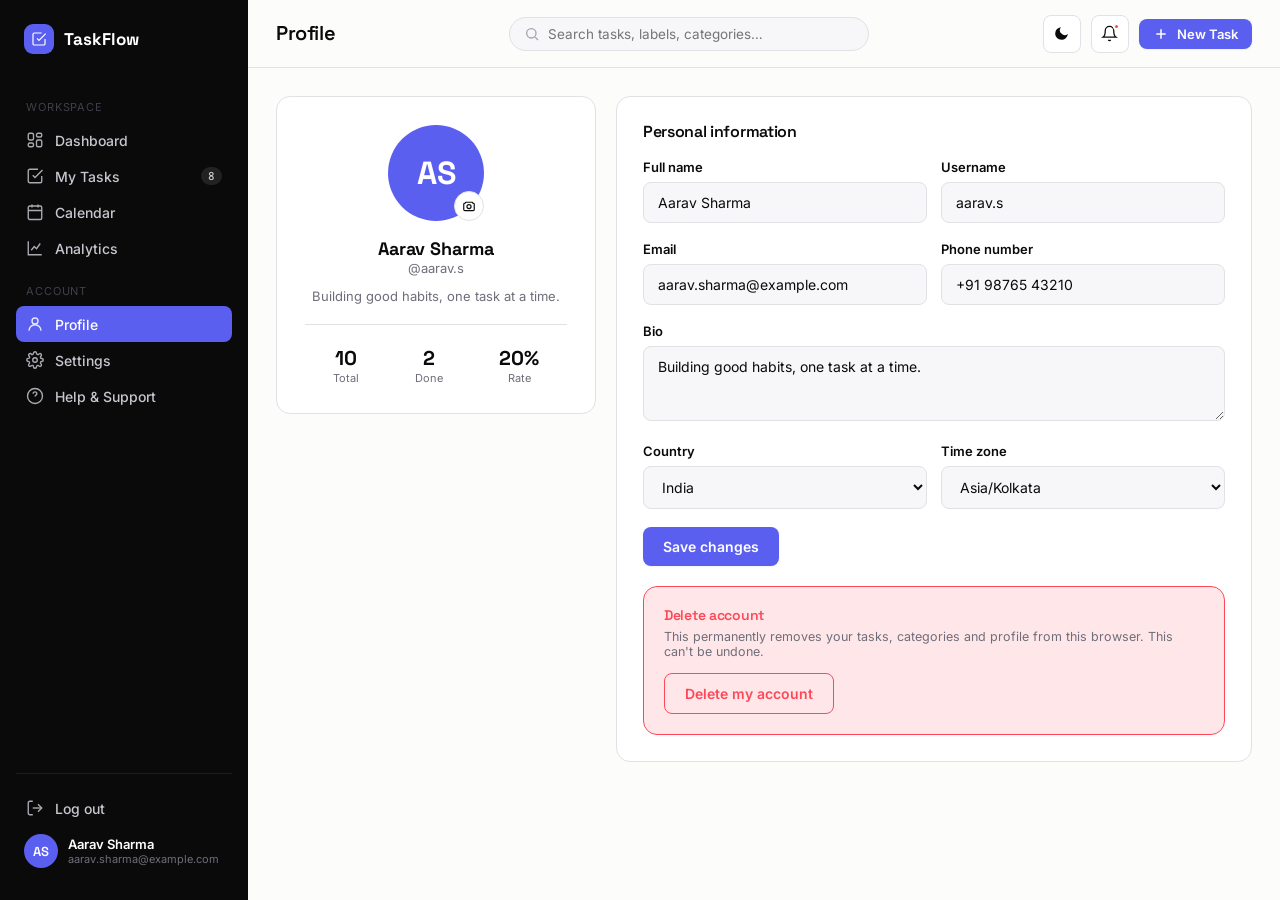
<file: profile.html>
<!DOCTYPE html>
<html lang="en">
<head>
<meta charset="UTF-8">
<meta name="viewport" content="width=device-width, initial-scale=1.0">
<title>Profile — TaskFlow</title>
<link rel="stylesheet" href="styles.css">
<link rel="stylesheet" href="animations.css">
<style>
  .profile-grid{ display:grid; grid-template-columns:320px 1fr; gap:20px; }
  .profile-card{ padding:28px; text-align:center; }
  .big-avatar{ width:96px; height:96px; border-radius:50%; background:var(--accent); color:#fff; font-family:var(--font-display); font-size:32px; font-weight:700; display:flex; align-items:center; justify-content:center; margin:0 auto 16px; position:relative; }
  .big-avatar .cam{ position:absolute; bottom:0; right:0; width:30px; height:30px; border-radius:50%; background:var(--bg-elevated); border:1px solid var(--border); display:flex; align-items:center; justify-content:center; }
  .big-avatar .cam svg{ width:14px; height:14px; color:var(--text-primary); }
  .profile-stat-row{ display:flex; justify-content:space-around; margin-top:20px; padding-top:20px; border-top:1px solid var(--border); }
  .profile-stat-row div{ text-align:center; }
  .profile-stat-row .n{ font-family:var(--font-display); font-size:20px; font-weight:700; }
  .profile-stat-row .l{ font-size:11px; color:var(--text-secondary); }
  .panel{ padding:26px; }
  .danger-zone{ border:1px solid var(--danger); background:var(--danger-100); border-radius:var(--radius-md); padding:20px; margin-top:20px; }
  [data-theme="dark"] .danger-zone{ background:rgba(255,71,87,0.08); }
  .danger-zone h4{ color:var(--danger); font-size:14px; margin-bottom:6px; }
  .danger-zone p{ font-size:12.5px; color:var(--text-secondary); margin-bottom:14px; }
</style>
</head>
<body>
<div class="app-shell" id="app-shell"></div>
<div id="stagedContent">
  <div class="profile-grid reveal">
    <div>
      <div class="card profile-card">
        <div class="big-avatar" id="bigAvatar"><div class="cam"><svg viewBox="0 0 24 24" fill="none" stroke="currentColor" stroke-width="2"><path d="M3 9a2 2 0 0 1 2-2h.5l1-1.5h11l1 1.5H19a2 2 0 0 1 2 2v9a2 2 0 0 1-2 2H5a2 2 0 0 1-2-2Z"/><circle cx="12" cy="13" r="3.5"/></svg></div></div>
        <div style="font-family:var(--font-display); font-weight:700; font-size:18px;" id="pName"></div>
        <div class="text-secondary" style="font-size:13px;" id="pUsername"></div>
        <p style="font-size:13px; margin-top:12px; color:var(--text-secondary);" id="pBio"></p>
        <div class="profile-stat-row">
          <div><div class="n" id="sTotal">0</div><div class="l">Total</div></div>
          <div><div class="n" id="sDone">0</div><div class="l">Done</div></div>
          <div><div class="n" id="sRate">0%</div><div class="l">Rate</div></div>
        </div>
      </div>
    </div>

    <div>
      <div class="card panel">
        <h3 style="font-size:16px; margin-bottom:18px;">Personal information</h3>
        <form id="profileForm">
          <div class="field-row" style="display:grid; grid-template-columns:1fr 1fr; gap:14px;">
            <div class="field"><label>Full name</label><input id="f-name" required></div>
            <div class="field"><label>Username</label><input id="f-username" required></div>
          </div>
          <div class="field-row" style="display:grid; grid-template-columns:1fr 1fr; gap:14px;">
            <div class="field"><label>Email</label><input type="email" id="f-email" required></div>
            <div class="field"><label>Phone number</label><input id="f-phone"></div>
          </div>
          <div class="field"><label>Bio</label><textarea id="f-bio" rows="3"></textarea></div>
          <div class="field-row" style="display:grid; grid-template-columns:1fr 1fr; gap:14px;">
            <div class="field"><label>Country</label>
              <select id="f-country"><option>India</option><option>United States</option><option>United Kingdom</option><option>Canada</option><option>Australia</option><option>Germany</option><option>Other</option></select>
            </div>
            <div class="field"><label>Time zone</label>
              <select id="f-tz"><option>Asia/Kolkata</option><option>America/New_York</option><option>Europe/London</option><option>Asia/Singapore</option><option>Australia/Sydney</option></select>
            </div>
          </div>
          <button type="submit" class="btn btn-primary">Save changes</button>
        </form>

        <div class="danger-zone">
          <h4>Delete account</h4>
          <p>This permanently removes your tasks, categories and profile from this browser. This can't be undone.</p>
          <button class="btn btn-ghost" style="border-color:var(--danger); color:var(--danger);" id="deleteAccBtn">Delete my account</button>
        </div>
      </div>
    </div>
  </div>
</div>

<script src="theme.js"></script>
<script src="storage.js"></script>
<script src="app.js"></script>
<script src="nav.js"></script>
<script>
  TaskFlowNav.mount('profile', 'Profile');
  const store = window.TaskFlowStore, ui = window.TaskFlowApp;
  const user = store.getUser(); const stats = store.stats();

  function initials(n){ return n.split(' ').map(p=>p[0]).slice(0,2).join('').toUpperCase(); }
  document.getElementById('bigAvatar').prepend(Object.assign(document.createElement('span'), {textContent: initials(user.name)}));
  document.getElementById('pName').textContent = user.name;
  document.getElementById('pUsername').textContent = '@'+user.username;
  document.getElementById('pBio').textContent = user.bio;
  document.getElementById('sTotal').textContent = stats.total;
  document.getElementById('sDone').textContent = stats.completed;
  document.getElementById('sRate').textContent = stats.completionPct + '%';

  document.getElementById('f-name').value = user.name;
  document.getElementById('f-username').value = user.username;
  document.getElementById('f-email').value = user.email;
  document.getElementById('f-phone').value = user.phone;
  document.getElementById('f-bio').value = user.bio;
  document.getElementById('f-country').value = user.country;
  document.getElementById('f-tz').value = user.timezone;

  document.getElementById('profileForm').addEventListener('submit', function(e){
    e.preventDefault();
    store.updateUser({
      name: document.getElementById('f-name').value,
      username: document.getElementById('f-username').value,
      email: document.getElementById('f-email').value,
      phone: document.getElementById('f-phone').value,
      bio: document.getElementById('f-bio').value,
      country: document.getElementById('f-country').value,
      timezone: document.getElementById('f-tz').value
    });
    ui.toast('Profile updated');
  });

  document.getElementById('deleteAccBtn').addEventListener('click', function(){
    if(confirm('This will erase all local TaskFlow data on this device. Continue?')){
      localStorage.clear(); window.location.href = '../index.html';
    }
  });
</script>
</body>
</html>
</file>
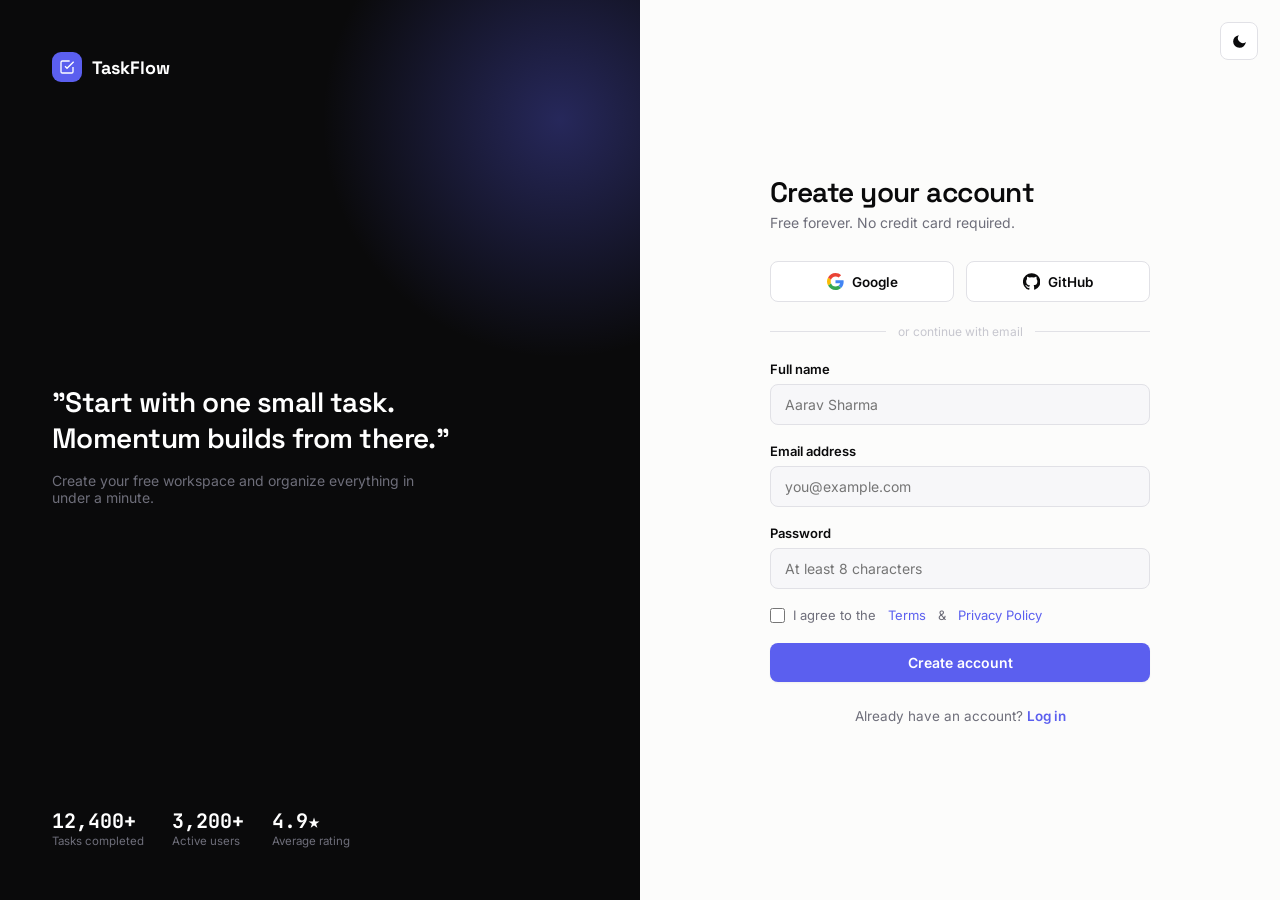
<file: register.html>
<!DOCTYPE html>
<html lang="en">
<head>
<meta charset="UTF-8">
<meta name="viewport" content="width=device-width, initial-scale=1.0">
<title>Create account — TaskFlow</title>
<link rel="stylesheet" href="styles.css">
<link rel="stylesheet" href="animations.css">
<style>
  .auth-shell{ min-height:100vh; display:grid; grid-template-columns:1fr 1fr; }
  .auth-side{
    background:var(--black); color:#fff; padding:52px; display:flex; flex-direction:column; justify-content:space-between; position:relative; overflow:hidden;
  }
  .auth-side::before{
    content:''; position:absolute; width:480px; height:480px; border-radius:50%; background:radial-gradient(circle, var(--accent-glow), transparent 70%);
    top:-120px; right:-160px; animation:driftGlow 8s ease-in-out infinite;
  }
  @keyframes driftGlow{ 0%,100%{ transform:translate(0,0);} 50%{ transform:translate(-30px,30px);} }
  .auth-side .brand{ display:flex; align-items:center; gap:10px; font-family:var(--font-display); font-weight:700; font-size:18px; position:relative; z-index:1; }
  .auth-side .brand .mark{ width:30px; height:30px; border-radius:9px; background:var(--accent); display:flex; align-items:center; justify-content:center; }
  .auth-side .brand .mark svg{ width:16px; height:16px; stroke:white; }
  .auth-side .quote{ position:relative; z-index:1; max-width:400px; }
  .auth-side .quote h2{ font-size:28px; line-height:1.3; color:#fff; margin-bottom:16px; }
  .auth-side .quote p{ color:var(--gray-500); font-size:14px; }
  .auth-side .stats{ display:flex; gap:28px; position:relative; z-index:1; }
  .auth-side .stats .num{ font-family:var(--font-mono); font-size:20px; font-weight:700; }
  .auth-side .stats .lbl{ font-size:11.5px; color:var(--gray-500); }

  .auth-form-wrap{ display:flex; align-items:center; justify-content:center; padding:32px; }
  .auth-form{ width:100%; max-width:380px; animation:fadeUp .55s var(--ease) both; }
  .auth-form h1{ font-size:28px; margin-bottom:6px; }
  .auth-form .sub{ color:var(--text-secondary); font-size:14px; margin-bottom:30px; }
  .social-row{ display:flex; gap:12px; margin-bottom:22px; }
  .social-btn{ flex:1; border:1px solid var(--border); border-radius:var(--radius-sm); padding:11px; display:flex; align-items:center; justify-content:center; gap:8px; font-size:13.5px; font-weight:600; transition:all .2s var(--ease); background:var(--bg-elevated); }
  .social-btn:hover{ border-color:var(--border-strong); transform:translateY(-1px); }
  .social-btn svg{ width:17px; height:17px; }
  .divider{ display:flex; align-items:center; gap:12px; color:var(--text-tertiary); font-size:12px; margin:22px 0; }
  .divider::before,.divider::after{ content:''; flex:1; height:1px; background:var(--border); }
  .row-between{ display:flex; align-items:center; justify-content:space-between; font-size:13px; margin-bottom:22px; }
  .checkbox-line{ display:flex; align-items:center; gap:8px; color:var(--text-secondary); }
  .checkbox-line input{ width:15px; height:15px; accent-color:var(--accent); }
  .switch-line{ text-align:center; margin-top:26px; font-size:13.5px; color:var(--text-secondary); }
  .switch-line a{ color:var(--accent); font-weight:600; }
  .float-theme{ position:fixed; top:22px; right:22px; z-index:20; }

  @media (max-width:860px){ .auth-shell{ grid-template-columns:1fr; } .auth-side{ display:none; } }
</style>
</head>
<body>

<button class="icon-btn float-theme" data-theme-toggle id="themeBtn"></button>

<div class="auth-shell">
  <div class="auth-side">
    <div class="brand"><div class="mark"><svg viewBox="0 0 24 24" fill="none" stroke="white" stroke-width="2"><path d="M9 11l3 3L22 4"/><path d="M21 12v7a2 2 0 0 1-2 2H5a2 2 0 0 1-2-2V5a2 2 0 0 1 2-2h11"/></svg></div>TaskFlow</div>
    <div class="quote">
      <h2>"Start with one small task. Momentum builds from there."</h2>
      <p>Create your free workspace and organize everything in under a minute.</p>
    </div>
    <div class="stats">
      <div><div class="num">12,400+</div><div class="lbl">Tasks completed</div></div>
      <div><div class="num">3,200+</div><div class="lbl">Active users</div></div>
      <div><div class="num">4.9★</div><div class="lbl">Average rating</div></div>
    </div>
  </div>

  <div class="auth-form-wrap">
    <form class="auth-form" id="loginForm">
      <h1>Create your account</h1>
      <p class="sub">Free forever. No credit card required.</p>

      <div class="social-row">
        <button type="button" class="social-btn"><svg viewBox="0 0 24 24"><path fill="#4285F4" d="M23.5 12.3c0-.9-.1-1.5-.2-2.2H12v4.2h6.5c-.1 1-.9 2.6-2.6 3.7l4 3.1c2.4-2.2 3.6-5.4 3.6-8.8z"/><path fill="#34A853" d="M12 24c3.2 0 5.9-1.1 7.9-2.9l-4-3.1c-1.1.7-2.4 1.2-3.9 1.2-3 0-5.5-2-6.4-4.7l-4.1 3.2C3.5 21.3 7.4 24 12 24z"/><path fill="#FBBC05" d="M5.6 14.5c-.2-.7-.4-1.4-.4-2.5s.1-1.8.4-2.5L1.5 6.3C.5 8.1 0 10 0 12s.5 3.9 1.5 5.7z"/><path fill="#EA4335" d="M12 4.8c1.7 0 3.2.6 4.4 1.7l3.5-3.5C17.9 1.2 15.2 0 12 0 7.4 0 3.5 2.7 1.5 6.3l4.1 3.2c.9-2.7 3.4-4.7 6.4-4.7z"/></svg>Google</button>
        <button type="button" class="social-btn"><svg viewBox="0 0 24 24" fill="currentColor"><path d="M12 .3a12 12 0 0 0-3.8 23.4c.6.1.8-.3.8-.6v-2.2c-3.3.7-4-1.6-4-1.6-.6-1.4-1.4-1.7-1.4-1.7-1.1-.8.1-.8.1-.8 1.2.1 1.9 1.3 1.9 1.3 1.1 1.9 2.9 1.3 3.5 1 .1-.8.4-1.3.8-1.6-2.7-.3-5.4-1.3-5.4-5.9 0-1.3.5-2.4 1.3-3.2-.1-.3-.6-1.6.1-3.2 0 0 1-.3 3.4 1.2a11.5 11.5 0 0 1 6.2 0c2.3-1.6 3.4-1.2 3.4-1.2.7 1.7.2 2.9.1 3.2.8.8 1.3 1.9 1.3 3.2 0 4.6-2.7 5.6-5.4 5.9.4.4.8 1.1.8 2.2v3.3c0 .3.2.7.8.6A12 12 0 0 0 12 .3z"/></svg>GitHub</button>
      </div>
      <div class="divider">or continue with email</div>

      <div class="field"><label>Full name</label><input type="text" placeholder="Aarav Sharma" required></div>
      <div class="field"><label>Email address</label><input type="email" placeholder="you@example.com" required></div>
      <div class="field"><label>Password</label><input type="password" placeholder="At least 8 characters" required></div>

      <div class="row-between" style="margin-bottom:20px;">
        <label class="checkbox-line"><input type="checkbox" required> I agree to the <a href="terms.html" style="color:var(--accent); margin-left:4px;">Terms</a>&nbsp;&amp;&nbsp;<a href="privacy.html" style="color:var(--accent);">Privacy Policy</a></label>
      </div>

      <button type="submit" class="btn btn-primary btn-block">Create account</button>
      <p class="switch-line">Already have an account? <a href="login.html">Log in</a></p>
    </form>
  </div>
</div>

<script src="theme.js"></script>
<script>
  function icon(){ return window.TaskFlowTheme.get()==='dark'
    ? '<svg viewBox="0 0 24 24" fill="none" stroke="currentColor" stroke-width="2.2"><circle cx="12" cy="12" r="4"/><path d="M12 2v2M12 20v2M4.9 4.9l1.4 1.4M17.7 17.7l1.4 1.4M2 12h2M20 12h2M4.9 19.1l1.4-1.4M17.7 6.3l1.4-1.4"/></svg>'
    : '<svg viewBox="0 0 24 24" fill="currentColor"><path d="M21 12.8A9 9 0 1 1 11.2 3a7 7 0 0 0 9.8 9.8z"/></svg>'; }
  document.getElementById('themeBtn').innerHTML = icon();
  document.getElementById('themeBtn').addEventListener('click', ()=> document.getElementById('themeBtn').innerHTML = icon());

  document.getElementById('loginForm').addEventListener('submit', function(e){
    e.preventDefault();
    const btn = e.target.querySelector('button[type=submit]');
    btn.textContent = 'Creating account…'; btn.disabled = true;
    setTimeout(()=> window.location.href = 'verify-email.html', 600);
  });
</script>
</body>
</html>
</file>
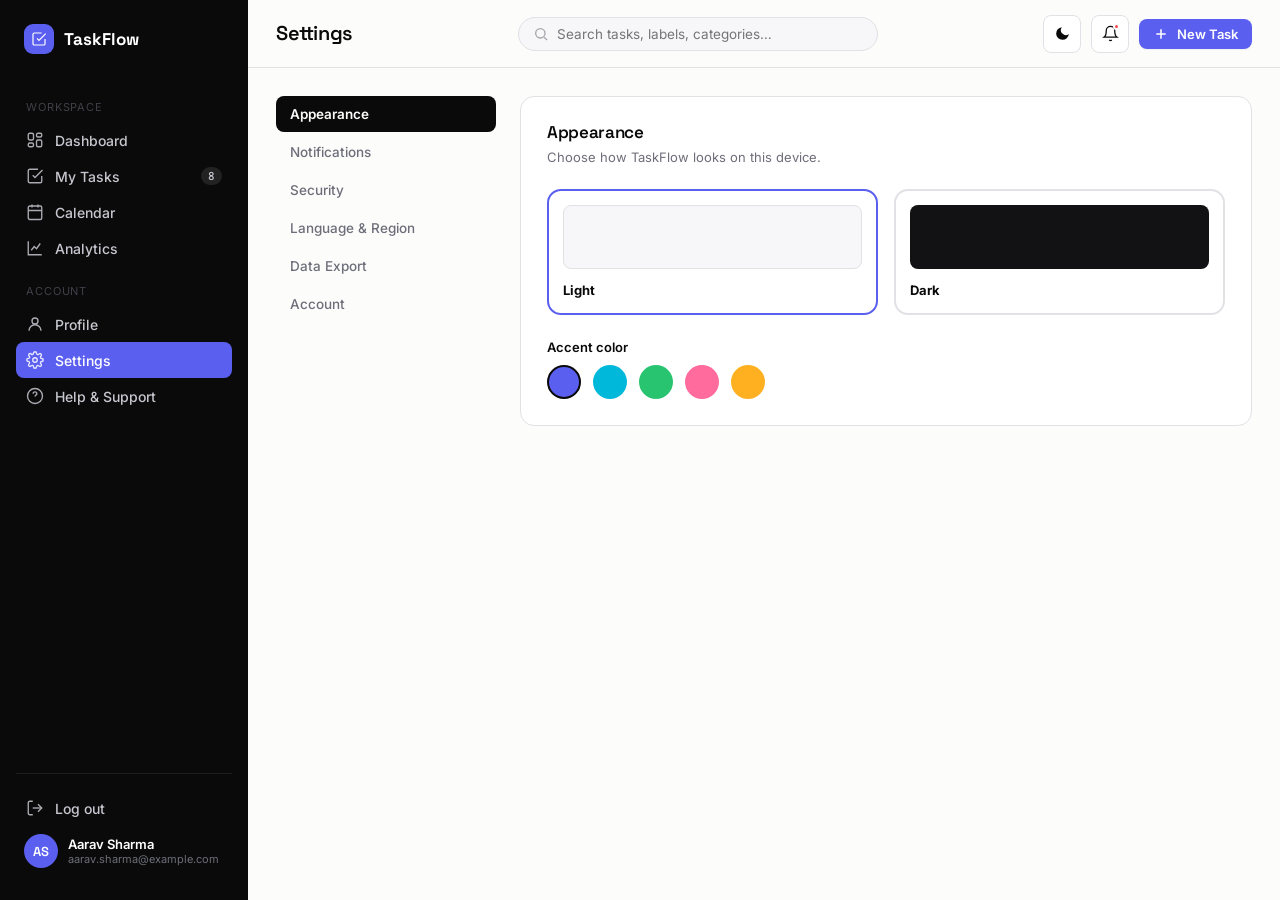
<file: settings.html>
<!DOCTYPE html>
<html lang="en">
<head>
<meta charset="UTF-8">
<meta name="viewport" content="width=device-width, initial-scale=1.0">
<title>Settings — TaskFlow</title>
<link rel="stylesheet" href="styles.css">
<link rel="stylesheet" href="animations.css">
<style>
  .settings-shell{ display:grid; grid-template-columns:220px 1fr; gap:24px; }
  .settings-nav{ display:flex; flex-direction:column; gap:2px; }
  .settings-nav button{ text-align:left; padding:10px 14px; border-radius:var(--radius-sm); font-size:13.5px; font-weight:500; color:var(--text-secondary); }
  .settings-nav button:hover{ background:var(--bg-sunken); }
  .settings-nav button.active{ background:var(--text-primary); color:var(--bg); font-weight:600; }
  .settings-panel{ padding:26px; display:none; }
  .settings-panel.active{ display:block; animation:fadeUp .4s var(--ease); }
  .settings-panel h3{ font-size:17px; margin-bottom:6px; }
  .settings-panel .desc{ font-size:13px; color:var(--text-secondary); margin-bottom:24px; }
  .toggle-row{ display:flex; align-items:center; justify-content:space-between; padding:14px 0; border-bottom:1px solid var(--border); }
  .toggle-row:last-child{ border-bottom:none; }
  .toggle-row .t-title{ font-size:13.5px; font-weight:600; }
  .toggle-row .t-sub{ font-size:12px; color:var(--text-secondary); margin-top:2px; }
  .mini-toggle{ width:42px; height:24px; border-radius:99px; background:var(--gray-200); position:relative; flex-shrink:0; transition:background .25s; }
  .mini-toggle.on{ background:var(--accent); }
  .mini-toggle .k{ width:18px; height:18px; border-radius:50%; background:#fff; position:absolute; top:3px; left:3px; transition:transform .25s var(--ease-spring); box-shadow:0 1px 3px rgba(0,0,0,.2); }
  .mini-toggle.on .k{ transform:translateX(18px); }
  .accent-picker{ display:flex; gap:12px; margin-top:10px; }
  .accent-dot{ width:34px; height:34px; border-radius:50%; border:2px solid transparent; cursor:pointer; }
  .accent-dot.sel{ border-color:var(--text-primary); }
  .theme-cards{ display:flex; gap:16px; margin-top:10px; }
  .theme-card{ flex:1; border:2px solid var(--border); border-radius:var(--radius-md); padding:14px; cursor:pointer; }
  .theme-card.sel{ border-color:var(--accent); }
  .theme-card .swatch{ height:64px; border-radius:8px; margin-bottom:10px; }
</style>
</head>
<body>
<div class="app-shell" id="app-shell"></div>
<div id="stagedContent">
  <div class="settings-shell reveal">
    <div class="settings-nav">
      <button class="active" data-panel="appearance">Appearance</button>
      <button data-panel="notifications">Notifications</button>
      <button data-panel="security">Security</button>
      <button data-panel="language">Language & Region</button>
      <button data-panel="data">Data Export</button>
      <button data-panel="account">Account</button>
    </div>

    <div>
      <div class="card settings-panel active" id="panel-appearance">
        <h3>Appearance</h3><p class="desc">Choose how TaskFlow looks on this device.</p>
        <div class="theme-cards">
          <div class="theme-card" id="lightCard"><div class="swatch" style="background:#F7F7F9; border:1px solid #E1E1E6;"></div><b style="font-size:13px;">Light</b></div>
          <div class="theme-card" id="darkCard"><div class="swatch" style="background:#121214;"></div><b style="font-size:13px;">Dark</b></div>
        </div>
        <label style="display:block; font-size:13px; font-weight:600; margin-top:24px;">Accent color</label>
        <div class="accent-picker">
          <div class="accent-dot sel" style="background:#5B5FEF" data-c="#5B5FEF"></div>
          <div class="accent-dot" style="background:#00B8D9" data-c="#00B8D9"></div>
          <div class="accent-dot" style="background:#29C46F" data-c="#29C46F"></div>
          <div class="accent-dot" style="background:#FF6B9D" data-c="#FF6B9D"></div>
          <div class="accent-dot" style="background:#FFB020" data-c="#FFB020"></div>
        </div>
      </div>

      <div class="card settings-panel" id="panel-notifications">
        <h3>Notifications</h3><p class="desc">Control when and how TaskFlow reaches out.</p>
        <div class="toggle-row"><div><div class="t-title">Due today</div><div class="t-sub">Get notified about tasks due today</div></div><div class="mini-toggle on"><div class="k"></div></div></div>
        <div class="toggle-row"><div><div class="t-title">Due tomorrow</div><div class="t-sub">A heads-up the evening before</div></div><div class="mini-toggle on"><div class="k"></div></div></div>
        <div class="toggle-row"><div><div class="t-title">Overdue alerts</div><div class="t-sub">Remind me about missed deadlines</div></div><div class="mini-toggle on"><div class="k"></div></div></div>
        <div class="toggle-row"><div><div class="t-title">Browser notifications</div><div class="t-sub">Show desktop pop-ups</div></div><div class="mini-toggle"><div class="k"></div></div></div>
        <div class="toggle-row"><div><div class="t-title">Email notifications</div><div class="t-sub">Daily digest sent to your inbox</div></div><div class="mini-toggle on"><div class="k"></div></div></div>
      </div>

      <div class="card settings-panel" id="panel-security">
        <h3>Security</h3><p class="desc">Keep your account safe.</p>
        <div class="field"><label>Current password</label><input type="password" placeholder="••••••••"></div>
        <div class="field"><label>New password</label><input type="password" placeholder="At least 8 characters"></div>
        <button class="btn btn-primary">Update password</button>
        <div class="toggle-row" style="margin-top:24px;"><div><div class="t-title">Two-factor authentication</div><div class="t-sub">Add an extra layer of security (optional)</div></div><div class="mini-toggle"><div class="k"></div></div></div>
      </div>

      <div class="card settings-panel" id="panel-language">
        <h3>Language & Region</h3><p class="desc">Set your preferred language and time format.</p>
        <div class="field"><label>Language</label><select><option>English</option><option>हिन्दी</option><option>Español</option><option>Français</option></select></div>
        <div class="field"><label>Time format</label><select><option>12-hour</option><option>24-hour</option></select></div>
      </div>

      <div class="card settings-panel" id="panel-data">
        <h3>Data Export</h3><p class="desc">Download a copy of your tasks.</p>
        <div class="flex gap-12">
          <button class="btn btn-ghost" id="exportCsv">Export as CSV</button>
          <button class="btn btn-ghost" id="exportJson">Export as JSON</button>
        </div>
      </div>

      <div class="card settings-panel" id="panel-account">
        <h3>Account Management</h3><p class="desc">Manage your workspace.</p>
        <button class="btn btn-ghost" id="resetDemo">Reset demo data</button>
      </div>
    </div>
  </div>
</div>

<script src="theme.js"></script>
<script src="storage.js"></script>
<script src="app.js"></script>
<script src="nav.js"></script>
<script>
  TaskFlowNav.mount('settings', 'Settings');
  const ui = window.TaskFlowApp, store = window.TaskFlowStore;

  document.querySelectorAll('.settings-nav button').forEach(b=> b.addEventListener('click', ()=>{
    document.querySelectorAll('.settings-nav button').forEach(x=>x.classList.remove('active')); b.classList.add('active');
    document.querySelectorAll('.settings-panel').forEach(p=>p.classList.remove('active'));
    document.getElementById('panel-'+b.dataset.panel).classList.add('active');
  }));

  document.querySelectorAll('.mini-toggle').forEach(t=> t.addEventListener('click', ()=>{ t.classList.toggle('on'); ui.toast('Preference saved'); }));

  function syncCards(){
    const dark = window.TaskFlowTheme.get()==='dark';
    document.getElementById('lightCard').classList.toggle('sel', !dark);
    document.getElementById('darkCard').classList.toggle('sel', dark);
  }
  syncCards();
  document.getElementById('lightCard').addEventListener('click', ()=>{ if(window.TaskFlowTheme.get()!=='light') window.TaskFlowTheme.toggle(); syncCards(); });
  document.getElementById('darkCard').addEventListener('click', ()=>{ if(window.TaskFlowTheme.get()!=='dark') window.TaskFlowTheme.toggle(); syncCards(); });

  document.querySelectorAll('.accent-dot').forEach(d=> d.addEventListener('click', ()=>{
    document.querySelectorAll('.accent-dot').forEach(x=>x.classList.remove('sel')); d.classList.add('sel');
    document.documentElement.style.setProperty('--accent', d.dataset.c);
    ui.toast('Accent color updated');
  }));

  document.getElementById('exportJson').addEventListener('click', ()=>{
    const blob = new Blob([JSON.stringify(store.getTasks(), null, 2)], {type:'application/json'});
    const a = document.createElement('a'); a.href = URL.createObjectURL(blob); a.download = 'taskflow-tasks.json'; a.click();
    ui.toast('Exported as JSON');
  });
  document.getElementById('exportCsv').addEventListener('click', ()=>{
    const rows = [['Title','Category','Priority','Status','Due Date']].concat(store.getTasks().map(t=>[t.title,t.category,t.priority,t.status,t.dueDate]));
    const csv = rows.map(r=> r.map(c=> `"${String(c).replace(/"/g,'""')}"`).join(',')).join('\n');
    const blob = new Blob([csv], {type:'text/csv'});
    const a = document.createElement('a'); a.href = URL.createObjectURL(blob); a.download = 'taskflow-tasks.csv'; a.click();
    ui.toast('Exported as CSV');
  });
  document.getElementById('resetDemo').addEventListener('click', ()=>{ store.resetDemo(); ui.toast('Demo data reset'); });
</script>
</body>
</html>
</file>
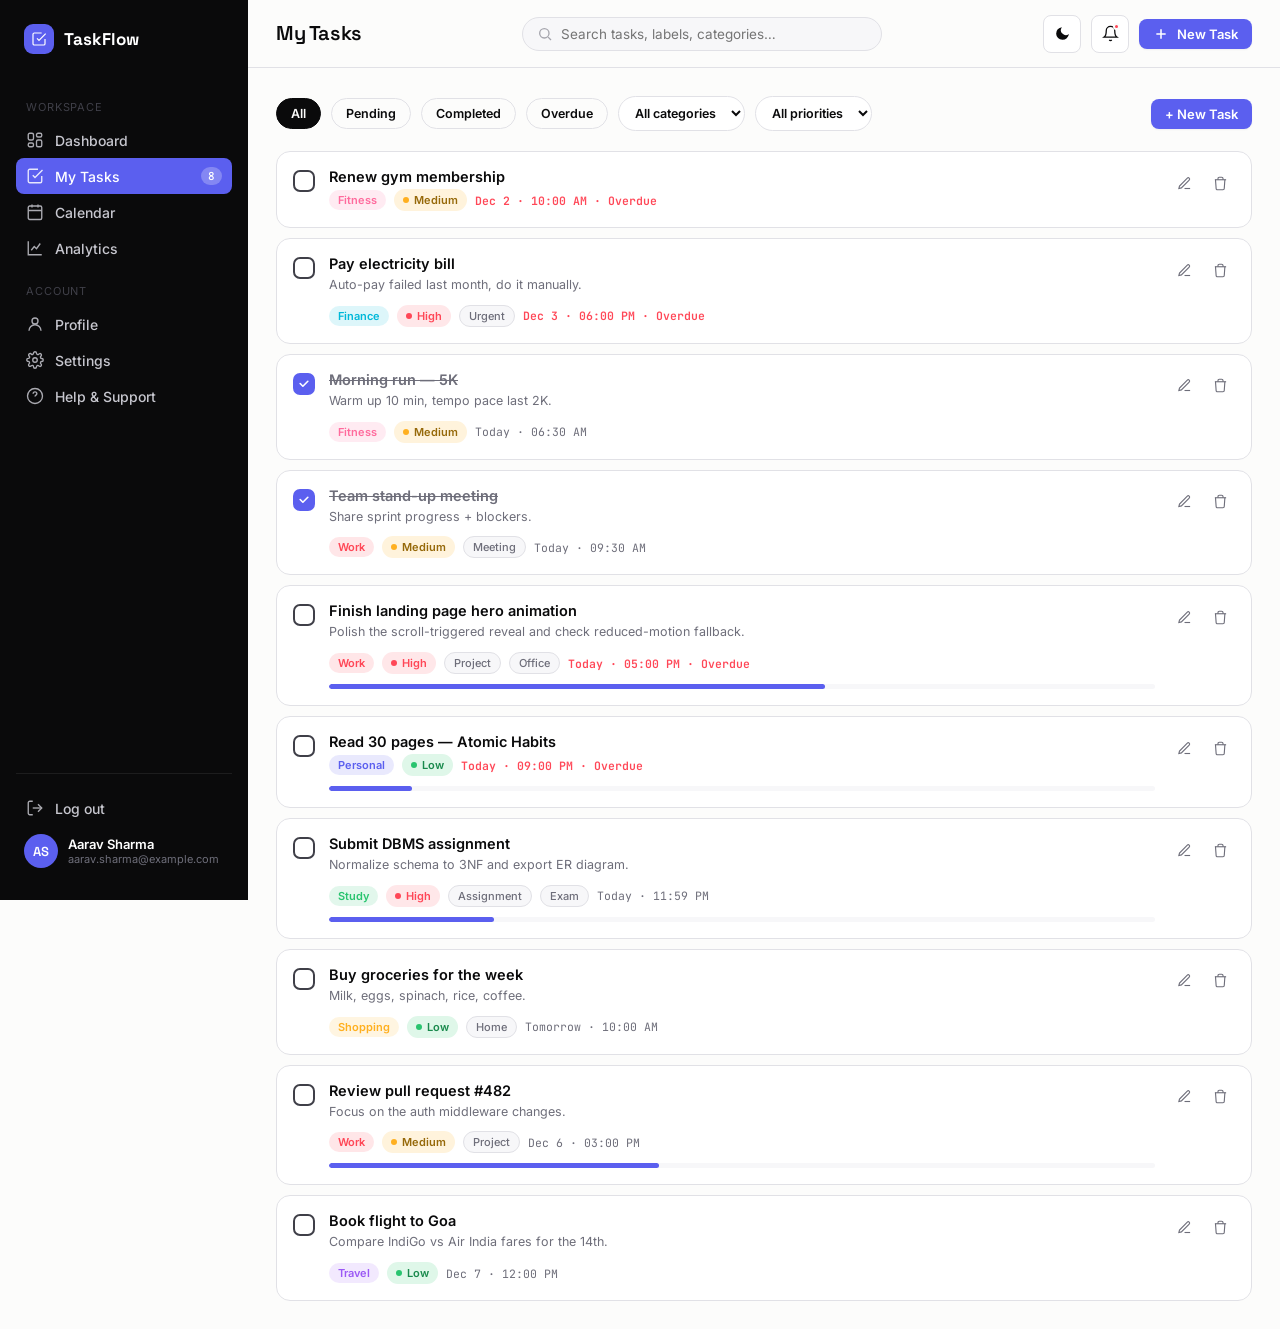
<file: tasks.html>
<!DOCTYPE html>
<html lang="en">
<head>
<meta charset="UTF-8">
<meta name="viewport" content="width=device-width, initial-scale=1.0">
<title>My Tasks — TaskFlow</title>
<link rel="stylesheet" href="styles.css">
<link rel="stylesheet" href="animations.css">
<style>
  .filter-bar{ display:flex; align-items:center; gap:10px; flex-wrap:wrap; margin-bottom:20px; }
  .chip{ padding:7px 14px; border-radius:99px; border:1px solid var(--border); font-size:12.5px; font-weight:600; transition:all .2s var(--ease); }
  .chip:hover{ border-color:var(--border-strong); }
  .chip.active{ background:var(--text-primary); color:var(--bg); border-color:var(--text-primary); }
  .filter-bar select{ padding:8px 12px; border-radius:99px; border:1px solid var(--border); background:var(--bg-elevated); font-size:12.5px; font-weight:600; }

  .task-list{ display:flex; flex-direction:column; gap:10px; }
  .task-row{
    display:flex; align-items:flex-start; gap:14px; padding:16px; background:var(--bg-elevated);
    border:1px solid var(--border); border-radius:var(--radius-md); transition:border-color .2s, box-shadow .2s;
    cursor:grab;
  }
  .task-row:hover{ border-color:var(--border-strong); box-shadow:var(--shadow-sm); }
  .task-row .check{ margin-top:2px; }
  .task-row .body{ flex:1; min-width:0; }
  .task-row .task-title{ font-size:14.5px; font-weight:600; margin-bottom:4px; }
  .task-row .task-desc{ font-size:12.5px; color:var(--text-secondary); margin-bottom:10px; line-height:1.5; }
  .task-meta{ display:flex; align-items:center; gap:8px; flex-wrap:wrap; }
  .task-meta .cat-tag{ font-size:11px; font-weight:600; padding:3px 9px; border-radius:99px; }
  .task-meta .lbl-tag{ font-size:11px; font-weight:500; padding:3px 9px; border-radius:99px; background:var(--bg-sunken); color:var(--text-secondary); border:1px solid var(--border); }
  .task-meta .due{ font-size:11.5px; font-family:var(--font-mono); color:var(--text-secondary); display:flex; align-items:center; gap:4px; }
  .task-meta .due svg{ width:12px; height:12px; }
  .task-meta .due.overdue{ color:var(--danger); font-weight:600; }
  .task-progress-track{ width:100%; height:5px; background:var(--bg-sunken); border-radius:99px; margin-top:10px; overflow:hidden; }
  .task-progress-fill{ height:100%; background:var(--accent); border-radius:99px; }
  .task-actions{ display:flex; gap:6px; align-self:flex-start; }
  .task-actions button{ width:30px; height:30px; border-radius:8px; display:flex; align-items:center; justify-content:center; color:var(--text-secondary); transition:all .2s; }
  .task-actions button:hover{ background:var(--bg-sunken); color:var(--text-primary); }
  .task-actions button svg{ width:15px; height:15px; }

  .modal .field-row{ display:grid; grid-template-columns:1fr 1fr; gap:14px; }
  .priority-pick{ display:flex; gap:8px; }
  .priority-pick label{ flex:1; text-align:center; padding:9px; border:1px solid var(--border); border-radius:var(--radius-sm); font-size:12.5px; font-weight:600; cursor:pointer; }
  .priority-pick input{ display:none; }
  .priority-pick input:checked + span{ color:inherit; }
  .priority-pick label:has(input:checked){ border-color:var(--accent); background:var(--accent-100); color:var(--accent-600); }
  [data-theme="dark"] .priority-pick label:has(input:checked){ background:rgba(91,95,239,0.15); color:#9EA1FF; }
  .label-picker{ display:flex; gap:8px; flex-wrap:wrap; }
  .label-picker .lp{ padding:6px 12px; border-radius:99px; border:1px solid var(--border); font-size:12px; font-weight:600; cursor:pointer; }
  .label-picker .lp.sel{ background:var(--text-primary); color:var(--bg); border-color:var(--text-primary); }
</style>
</head>
<body>
<div class="app-shell" id="app-shell"></div>
<div id="stagedContent">
  <div class="filter-bar reveal">
    <button class="chip active" data-filter="all">All</button>
    <button class="chip" data-filter="pending">Pending</button>
    <button class="chip" data-filter="completed">Completed</button>
    <button class="chip" data-filter="overdue">Overdue</button>
    <select id="catFilter"><option value="">All categories</option></select>
    <select id="prioFilter"><option value="">All priorities</option><option>High</option><option>Medium</option><option>Low</option></select>
    <button class="btn btn-primary btn-sm" style="margin-left:auto;" id="addTaskBtn">+ New Task</button>
  </div>
  <div class="task-list reveal reveal-1" id="taskList"></div>
</div>

<div class="fab" id="fabAdd">+</div>

<!-- Task modal -->
<div class="modal-backdrop" id="taskModal">
  <div class="modal">
    <h3 id="modalTitle" style="font-size:18px; margin-bottom:20px;">New Task</h3>
    <form id="taskForm">
      <input type="hidden" id="taskId">
      <div class="field"><label>Title</label><input type="text" id="f-title" required placeholder="e.g. Finish project proposal"></div>
      <div class="field"><label>Description</label><textarea id="f-desc" rows="2" placeholder="Add more detail (optional)"></textarea></div>
      <div class="field-row">
        <div class="field"><label>Due date</label><input type="date" id="f-date" required></div>
        <div class="field"><label>Due time</label><input type="time" id="f-time" required></div>
      </div>
      <div class="field">
        <label>Priority</label>
        <div class="priority-pick">
          <label><input type="radio" name="prio" value="High"><span>🔴 High</span></label>
          <label><input type="radio" name="prio" value="Medium" checked><span>🟡 Medium</span></label>
          <label><input type="radio" name="prio" value="Low"><span>🟢 Low</span></label>
        </div>
      </div>
      <div class="field-row">
        <div class="field"><label>Category</label><select id="f-cat"></select></div>
        <div class="field"><label>Status</label><select id="f-status"><option value="pending">Pending</option><option value="completed">Completed</option></select></div>
      </div>
      <div class="field">
        <label>Labels</label>
        <div class="label-picker" id="labelPicker"></div>
      </div>
      <div class="field">
        <label>Progress: <span id="progVal">0</span>%</label>
        <input type="range" id="f-progress" min="0" max="100" value="0" style="width:100%; accent-color:var(--accent);">
      </div>
      <div class="field"><label>Notes</label><textarea id="f-notes" rows="2" placeholder="Optional notes or attachments link"></textarea></div>
      <label class="checkbox-line" style="display:flex; gap:8px; align-items:center; margin-bottom:20px; font-size:13px;"><input type="checkbox" id="f-reminder" style="width:15px;height:15px;accent-color:var(--accent);"> Remind me before due time</label>
      <div class="flex gap-12">
        <button type="button" class="btn btn-ghost btn-block" id="cancelModal">Cancel</button>
        <button type="submit" class="btn btn-primary btn-block">Save Task</button>
      </div>
    </form>
  </div>
</div>

<script src="theme.js"></script>
<script src="storage.js"></script>
<script src="app.js"></script>
<script src="nav.js"></script>
<script>
  TaskFlowNav.mount('tasks', 'My Tasks');
  const store = window.TaskFlowStore, ui = window.TaskFlowApp;
  let activeFilter = 'all', selectedLabels = [];

  // populate category selects
  const cats = store.getCategories();
  document.getElementById('catFilter').innerHTML += cats.map(c=>`<option value="${c.id}">${c.name}</option>`).join('');
  document.getElementById('f-cat').innerHTML = cats.map(c=>`<option value="${c.id}">${c.name}</option>`).join('');

  function renderLabelPicker(){
    document.getElementById('labelPicker').innerHTML = store.getLabels().map(l=>
      `<span class="lp ${selectedLabels.includes(l)?'sel':''}" data-l="${l}">${l}</span>`).join('');
    document.querySelectorAll('.lp').forEach(el=> el.addEventListener('click', ()=>{
      const l = el.dataset.l;
      selectedLabels = selectedLabels.includes(l) ? selectedLabels.filter(x=>x!==l) : [...selectedLabels, l];
      renderLabelPicker();
    }));
  }

  function render(){
    let tasks = store.getTasks();
    const cf = document.getElementById('catFilter').value, pf = document.getElementById('prioFilter').value;
    if(activeFilter==='pending') tasks = tasks.filter(t=>t.status==='pending' && !ui.isOverdue(t));
    if(activeFilter==='completed') tasks = tasks.filter(t=>t.status==='completed');
    if(activeFilter==='overdue') tasks = tasks.filter(t=>ui.isOverdue(t));
    if(cf) tasks = tasks.filter(t=>t.category===cf);
    if(pf) tasks = tasks.filter(t=>t.priority===pf);

    const list = document.getElementById('taskList');
    if(!tasks.length){ list.innerHTML = `<div class="empty-state"><svg viewBox="0 0 24 24" fill="none" stroke="currentColor" stroke-width="1.5"><path d="M9 11l3 3L22 4"/><path d="M21 12v7a2 2 0 0 1-2 2H5a2 2 0 0 1-2-2V5a2 2 0 0 1 2-2h11"/></svg><h3>No tasks here</h3><p>Try a different filter, or add a new task.</p></div>`; return; }

    list.innerHTML = tasks.map((t,i)=>{
      const cat = ui.categoryMeta(t.category); const pm = ui.PRIORITY_META[t.priority];
      const overdue = ui.isOverdue(t);
      return `<div class="task-row ${t.status==='completed'?'done':''}" draggable="true" data-id="${t.id}" style="animation-delay:${i*0.03}s">
        <div class="check ${t.status==='completed'?'checked':''}" data-id="${t.id}"><svg viewBox="0 0 24 24"><path d="M4 12l5 5L20 6"/></svg></div>
        <div class="body">
          <div class="task-title">${ui.escapeHtml(t.title)}</div>
          ${t.description ? `<div class="task-desc">${ui.escapeHtml(t.description)}</div>` : ''}
          <div class="task-meta">
            <span class="cat-tag" style="background:${cat.color}22; color:${cat.color};">${cat.name}</span>
            <span class="badge ${pm.cls}"><span class="badge-dot" style="background:${pm.dot}"></span>${t.priority}</span>
            ${t.labels.map(l=>`<span class="lbl-tag">${l}</span>`).join('')}
            <span class="due ${overdue?'overdue':''}">${ui.fmtDate(t.dueDate)}${overdue?' · Overdue':''}</span>
          </div>
          ${t.progress>0 && t.status!=='completed' ? `<div class="task-progress-track"><div class="task-progress-fill" style="width:${t.progress}%"></div></div>` : ''}
        </div>
        <div class="task-actions">
          <button class="edit-btn" data-id="${t.id}" title="Edit"><svg viewBox="0 0 24 24" fill="none" stroke="currentColor" stroke-width="1.8"><path d="M12 20h9"/><path d="M16.5 3.5a2.1 2.1 0 0 1 3 3L7 19l-4 1 1-4Z"/></svg></button>
          <button class="del-btn" data-id="${t.id}" title="Delete"><svg viewBox="0 0 24 24" fill="none" stroke="currentColor" stroke-width="1.8"><path d="M3 6h18"/><path d="M8 6V4a2 2 0 0 1 2-2h4a2 2 0 0 1 2 2v2m3 0-1 14a2 2 0 0 1-2 2H7a2 2 0 0 1-2-2L4 6"/></svg></button>
        </div>
      </div>`;
    }).join('');

    document.querySelectorAll('.check').forEach(c=> c.addEventListener('click', ()=>{ store.toggleComplete(c.dataset.id); render(); ui.toast('Task updated'); }));
    document.querySelectorAll('.del-btn').forEach(b=> b.addEventListener('click', ()=>{
      const row = b.closest('.task-row'); row.classList.add('removing');
      setTimeout(()=>{ store.deleteTask(b.dataset.id); render(); }, 380); ui.toast('Task deleted');
    }));
    document.querySelectorAll('.edit-btn').forEach(b=> b.addEventListener('click', ()=> openModal(store.getTask(b.dataset.id))));

    // drag and drop reordering (visual only, persists order via localStorage array order)
    let dragEl = null;
    document.querySelectorAll('.task-row').forEach(row=>{
      row.addEventListener('dragstart', ()=>{ dragEl = row; row.classList.add('dragging'); });
      row.addEventListener('dragend', ()=> row.classList.remove('dragging'));
      row.addEventListener('dragover', e=> e.preventDefault());
      row.addEventListener('drop', ()=>{
        if(dragEl && dragEl!==row){ row.parentNode.insertBefore(dragEl, row.nextSibling); ui.toast('Task order updated'); }
      });
    });
  }

  function openModal(task){
    document.getElementById('modalTitle').textContent = task ? 'Edit Task' : 'New Task';
    document.getElementById('taskId').value = task ? task.id : '';
    document.getElementById('f-title').value = task ? task.title : '';
    document.getElementById('f-desc').value = task ? task.description : '';
    const d = task ? new Date(task.dueDate) : new Date(Date.now()+3600000);
    document.getElementById('f-date').value = d.toISOString().slice(0,10);
    document.getElementById('f-time').value = d.toTimeString().slice(0,5);
    document.querySelector(`input[name=prio][value="${task?task.priority:'Medium'}"]`).checked = true;
    document.getElementById('f-cat').value = task ? task.category : cats[0].id;
    document.getElementById('f-status').value = task ? task.status : 'pending';
    document.getElementById('f-progress').value = task ? task.progress : 0;
    document.getElementById('progVal').textContent = task ? task.progress : 0;
    document.getElementById('f-notes').value = task ? task.notes : '';
    document.getElementById('f-reminder').checked = task ? !!task.reminder : false;
    selectedLabels = task ? [...task.labels] : [];
    renderLabelPicker();
    document.getElementById('taskModal').classList.add('open');
  }
  function closeModal(){ document.getElementById('taskModal').classList.remove('open'); }

  document.getElementById('addTaskBtn').addEventListener('click', ()=> openModal(null));
  document.getElementById('fabAdd').addEventListener('click', ()=> openModal(null));
  document.getElementById('cancelModal').addEventListener('click', closeModal);
  document.getElementById('taskModal').addEventListener('click', e=>{ if(e.target.id==='taskModal') closeModal(); });
  document.getElementById('f-progress').addEventListener('input', e=> document.getElementById('progVal').textContent = e.target.value);

  document.getElementById('taskForm').addEventListener('submit', function(e){
    e.preventDefault();
    const id = document.getElementById('taskId').value;
    const dt = new Date(`${document.getElementById('f-date').value}T${document.getElementById('f-time').value}`);
    const payload = {
      title: document.getElementById('f-title').value,
      description: document.getElementById('f-desc').value,
      dueDate: dt.toISOString(),
      priority: document.querySelector('input[name=prio]:checked').value,
      category: document.getElementById('f-cat').value,
      status: document.getElementById('f-status').value,
      progress: Number(document.getElementById('f-progress').value),
      labels: selectedLabels,
      notes: document.getElementById('f-notes').value,
      reminder: document.getElementById('f-reminder').checked
    };
    if(id){ store.updateTask(id, payload); ui.toast('Task updated'); }
    else{ store.addTask(payload); ui.toast('Task created'); }
    closeModal(); render();
  });

  document.querySelectorAll('.chip').forEach(c=> c.addEventListener('click', ()=>{
    document.querySelectorAll('.chip').forEach(x=>x.classList.remove('active')); c.classList.add('active');
    activeFilter = c.dataset.filter; render();
  }));
  document.getElementById('catFilter').addEventListener('change', render);
  document.getElementById('prioFilter').addEventListener('change', render);

  // open "new task" modal if navigated with ?new=1
  if(new URLSearchParams(location.search).get('new')) openModal(null);

  render();
</script>
</body>
</html>
</file>
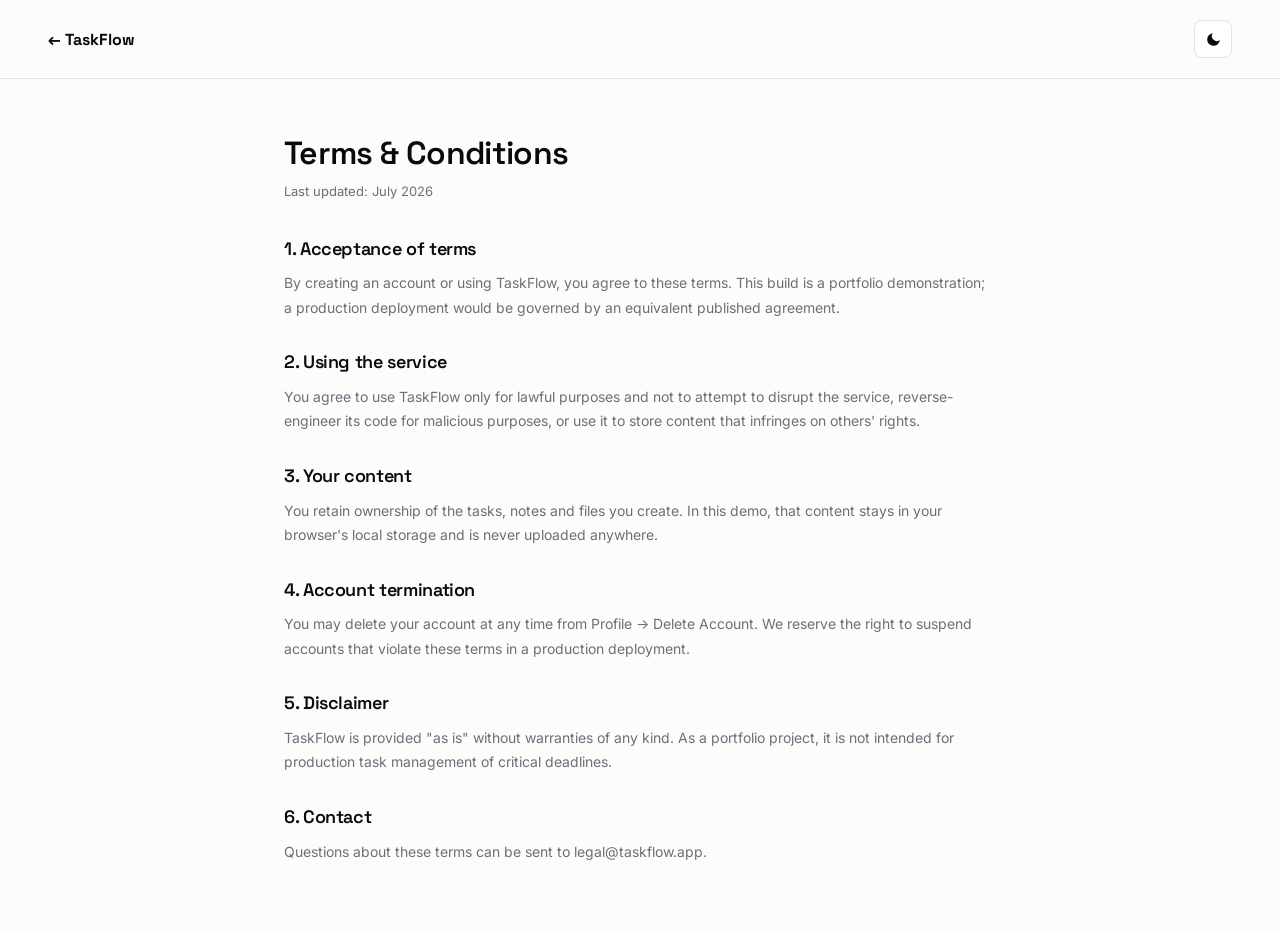
<file: terms.html>
<!DOCTYPE html>
<html lang="en">
<head>
<meta charset="UTF-8">
<meta name="viewport" content="width=device-width, initial-scale=1.0">
<title>Terms & Conditions — TaskFlow</title>
<link rel="stylesheet" href="styles.css">
<link rel="stylesheet" href="animations.css">
<style>
  .doc-nav{ display:flex; align-items:center; justify-content:space-between; padding:20px 48px; border-bottom:1px solid var(--border); }
  .doc-wrap{ max-width:760px; margin:0 auto; padding:56px 24px; }
  .doc-wrap h1{ font-size:32px; margin-bottom:8px; }
  .doc-wrap .updated{ color:var(--text-secondary); font-size:13px; margin-bottom:36px; }
  .doc-wrap h2{ font-size:18px; margin:32px 0 12px; }
  .doc-wrap p, .doc-wrap li{ font-size:14px; color:var(--text-secondary); line-height:1.75; margin-bottom:10px; }
  .doc-wrap ul{ padding-left:20px; list-style:disc; }
</style>
</head>
<body>
<nav class="doc-nav">
  <a href="index.html" style="font-family:var(--font-display); font-weight:700; font-size:16px;">← TaskFlow</a>
  <button class="icon-btn" data-theme-toggle id="themeBtn"></button>
</nav>
<div class="doc-wrap reveal">
  <h1>Terms & Conditions</h1>
  <p class="updated">Last updated: July 2026</p>

  <h2>1. Acceptance of terms</h2>
  <p>By creating an account or using TaskFlow, you agree to these terms. This build is a portfolio demonstration; a production deployment would be governed by an equivalent published agreement.</p>

  <h2>2. Using the service</h2>
  <p>You agree to use TaskFlow only for lawful purposes and not to attempt to disrupt the service, reverse-engineer its code for malicious purposes, or use it to store content that infringes on others' rights.</p>

  <h2>3. Your content</h2>
  <p>You retain ownership of the tasks, notes and files you create. In this demo, that content stays in your browser's local storage and is never uploaded anywhere.</p>

  <h2>4. Account termination</h2>
  <p>You may delete your account at any time from Profile → Delete Account. We reserve the right to suspend accounts that violate these terms in a production deployment.</p>

  <h2>5. Disclaimer</h2>
  <p>TaskFlow is provided "as is" without warranties of any kind. As a portfolio project, it is not intended for production task management of critical deadlines.</p>

  <h2>6. Contact</h2>
  <p>Questions about these terms can be sent to legal@taskflow.app.</p>
</div>
<script src="theme.js"></script>
<script>
  function icon(){ return window.TaskFlowTheme.get()==='dark'
    ? '<svg viewBox="0 0 24 24" fill="none" stroke="currentColor" stroke-width="2.2" width="17" height="17"><circle cx="12" cy="12" r="4"/><path d="M12 2v2M12 20v2M4.9 4.9l1.4 1.4M17.7 17.7l1.4 1.4M2 12h2M20 12h2M4.9 19.1l1.4-1.4M17.7 6.3l1.4-1.4"/></svg>'
    : '<svg viewBox="0 0 24 24" fill="currentColor" width="17" height="17"><path d="M21 12.8A9 9 0 1 1 11.2 3a7 7 0 0 0 9.8 9.8z"/></svg>'; }
  document.getElementById('themeBtn').innerHTML = icon();
  document.getElementById('themeBtn').addEventListener('click', ()=> document.getElementById('themeBtn').innerHTML = icon());
</script>
</body>
</html>
</file>
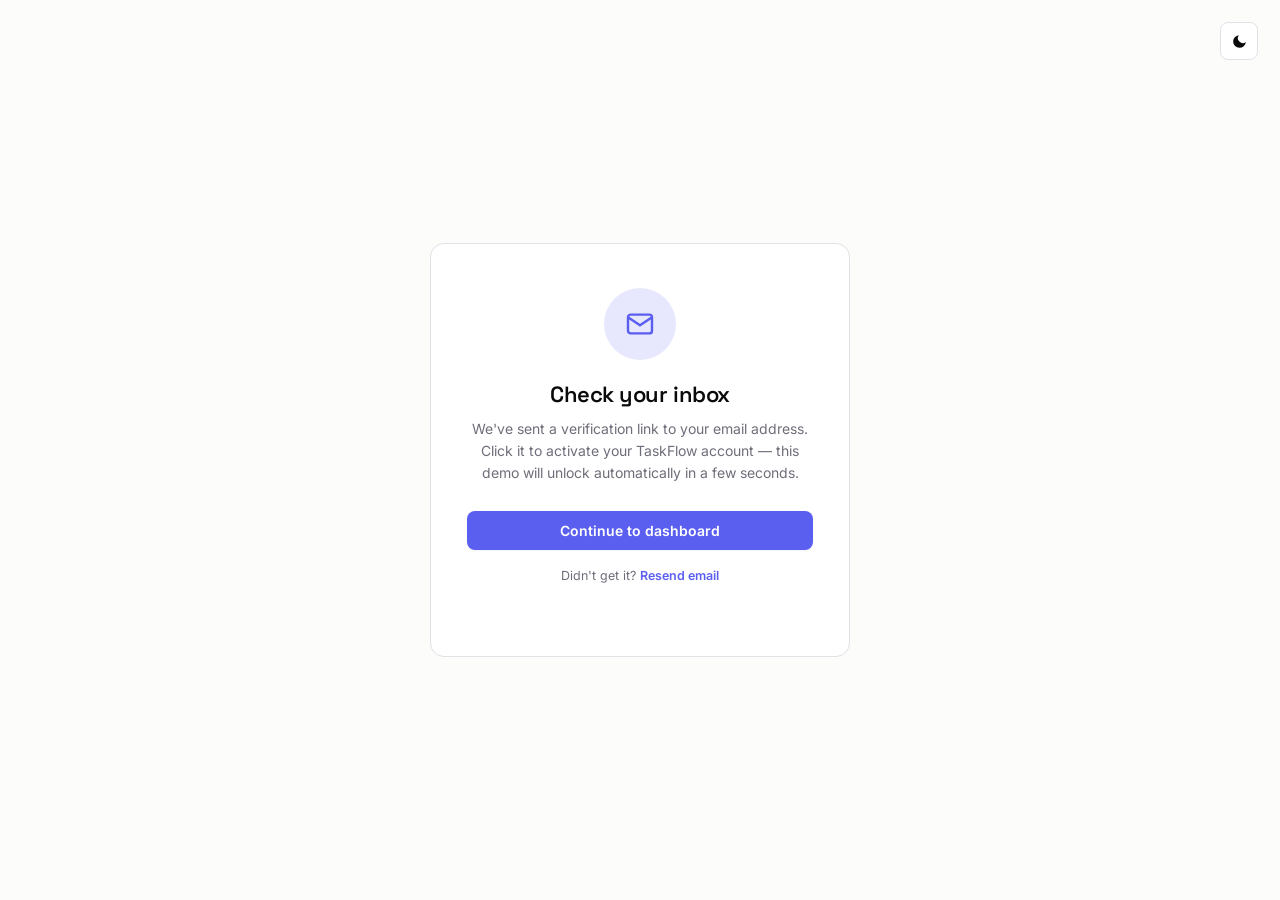
<file: verify-email.html>
<!DOCTYPE html>
<html lang="en">
<head>
<meta charset="UTF-8">
<meta name="viewport" content="width=device-width, initial-scale=1.0">
<title>Verify your email — TaskFlow</title>
<link rel="stylesheet" href="styles.css">
<link rel="stylesheet" href="animations.css">
<style>
  body{ display:flex; align-items:center; justify-content:center; min-height:100vh; padding:20px; }
  .verify-card{ max-width:420px; text-align:center; padding:44px 36px; }
  .verify-ic{ width:72px; height:72px; border-radius:50%; background:var(--accent-100); display:flex; align-items:center; justify-content:center; margin:0 auto 22px; animation:scaleIn .5s var(--ease-spring); }
  [data-theme="dark"] .verify-ic{ background:rgba(91,95,239,0.15); }
  .verify-ic svg{ width:32px; height:32px; color:var(--accent); }
  .verify-card h1{ font-size:22px; margin-bottom:10px; }
  .verify-card p{ color:var(--text-secondary); font-size:14px; line-height:1.6; margin-bottom:26px; }
  .float-theme{ position:fixed; top:22px; right:22px; }
</style>
</head>
<body>
<button class="icon-btn float-theme" data-theme-toggle id="themeBtn"></button>
<div class="card verify-card reveal">
  <div class="verify-ic"><svg viewBox="0 0 24 24" fill="none" stroke="currentColor" stroke-width="1.8"><rect x="3" y="5" width="18" height="14" rx="2"/><path d="m3 7 9 6 9-6"/></svg></div>
  <h1>Check your inbox</h1>
  <p>We've sent a verification link to your email address. Click it to activate your TaskFlow account — this demo will unlock automatically in a few seconds.</p>
  <a href="dashboard.html" class="btn btn-primary btn-block" id="continueBtn">Continue to dashboard</a>
  <p style="margin-top:16px; font-size:12.5px;">Didn't get it? <a href="#" style="color:var(--accent); font-weight:600;">Resend email</a></p>
</div>
<script src="theme.js"></script>
<script>
  function icon(){ return window.TaskFlowTheme.get()==='dark'
    ? '<svg viewBox="0 0 24 24" fill="none" stroke="currentColor" stroke-width="2.2"><circle cx="12" cy="12" r="4"/><path d="M12 2v2M12 20v2M4.9 4.9l1.4 1.4M17.7 17.7l1.4 1.4M2 12h2M20 12h2M4.9 19.1l1.4-1.4M17.7 6.3l1.4-1.4"/></svg>'
    : '<svg viewBox="0 0 24 24" fill="currentColor"><path d="M21 12.8A9 9 0 1 1 11.2 3a7 7 0 0 0 9.8 9.8z"/></svg>'; }
  document.getElementById('themeBtn').innerHTML = icon();
  document.getElementById('themeBtn').addEventListener('click', ()=> document.getElementById('themeBtn').innerHTML = icon());
</script>
</body>
</html>
</file>
<file: styles.css>
/* ============================================================
   TaskFlow — Design Tokens & Base Styles
   Palette: near-black / near-white + one electric-indigo accent.
   Display: Space Grotesk · Body: Inter · Data/mono: JetBrains Mono
   ============================================================ */

@import url('https://fonts.googleapis.com/css2?family=Space+Grotesk:wght@500;600;700&family=Inter:wght@400;500;600;700&family=JetBrains+Mono:wght@400;500;600&display=swap');

:root{
  /* ---- core palette ---- */
  --black: #0A0A0B;
  --near-black: #121214;
  --white: #FCFCFB;
  --gray-900: #1B1B1F;
  --gray-800: #2A2A30;
  --gray-700: #3F3F48;
  --gray-500: #6E6E7A;
  --gray-300: #C7C7CF;
  --gray-200: #E1E1E6;
  --gray-100: #EFEFF2;
  --gray-50:  #F7F7F9;

  /* ---- accent: electric indigo, used sparingly & deliberately ---- */
  --accent: #5B5FEF;
  --accent-600: #4448D6;
  --accent-100: #E7E7FD;
  --accent-glow: rgba(91,95,239,0.35);

  /* ---- semantic (minimal, functional only) ---- */
  --danger: #FF4757;
  --danger-100: #FFE7E9;
  --success: #29C46F;
  --success-100: #DFF7E9;
  --warning: #FFB020;
  --warning-100: #FFF3DC;

  /* ---- surface roles (light mode default) ---- */
  --bg: var(--white);
  --bg-elevated: #FFFFFF;
  --bg-sunken: var(--gray-50);
  --text-primary: var(--black);
  --text-secondary: var(--gray-500);
  --text-tertiary: var(--gray-300);
  --border: var(--gray-200);
  --border-strong: var(--gray-700);
  --sidebar-bg: var(--black);
  --sidebar-text: var(--gray-300);
  --sidebar-text-active: var(--white);

  /* ---- type ---- */
  --font-display: 'Space Grotesk', sans-serif;
  --font-body: 'Inter', sans-serif;
  --font-mono: 'JetBrains Mono', monospace;

  /* ---- shape / motion ---- */
  --radius-sm: 8px;
  --radius-md: 14px;
  --radius-lg: 20px;
  --radius-full: 999px;
  --ease: cubic-bezier(.4,0,.2,1);
  --ease-spring: cubic-bezier(.34,1.56,.64,1);
  --shadow-sm: 0 1px 2px rgba(10,10,11,0.06);
  --shadow-md: 0 8px 24px rgba(10,10,11,0.08);
  --shadow-lg: 0 16px 48px rgba(10,10,11,0.14);
}

[data-theme="dark"]{
  --bg: var(--black);
  --bg-elevated: var(--near-black);
  --bg-sunken: #08080A;
  --text-primary: var(--white);
  --text-secondary: var(--gray-300);
  --text-tertiary: var(--gray-700);
  --border: var(--gray-800);
  --border-strong: var(--gray-300);
  --sidebar-bg: #08080A;
  --sidebar-text: var(--gray-500);
  --sidebar-text-active: var(--white);
  --shadow-sm: 0 1px 2px rgba(0,0,0,0.4);
  --shadow-md: 0 8px 24px rgba(0,0,0,0.5);
  --shadow-lg: 0 20px 60px rgba(0,0,0,0.6);
}

*,*::before,*::after{ box-sizing:border-box; margin:0; padding:0; }
html{ -webkit-font-smoothing:antialiased; scroll-behavior:smooth; }
body{
  font-family:var(--font-body);
  background:var(--bg);
  color:var(--text-primary);
  transition:background .35s var(--ease), color .35s var(--ease);
  min-height:100vh;
}
h1,h2,h3,h4{ font-family:var(--font-display); font-weight:600; letter-spacing:-0.02em; line-height:1.15; }
a{ color:inherit; text-decoration:none; }
ul{ list-style:none; }
button{ font-family:inherit; cursor:pointer; border:none; background:none; color:inherit; }
input,select,textarea{ font-family:inherit; color:inherit; }
img{ max-width:100%; display:block; }
::selection{ background:var(--accent); color:#fff; }

:focus-visible{ outline:2px solid var(--accent); outline-offset:2px; border-radius:4px; }

.mono{ font-family:var(--font-mono); }

/* ---- scrollbar ---- */
::-webkit-scrollbar{ width:8px; height:8px; }
::-webkit-scrollbar-track{ background:transparent; }
::-webkit-scrollbar-thumb{ background:var(--border-strong); border-radius:99px; opacity:.4; }

/* ============ layout shell ============ */
.app-shell{ display:flex; min-height:100vh; }

.sidebar{
  width:248px; flex-shrink:0; background:var(--sidebar-bg); color:var(--sidebar-text);
  display:flex; flex-direction:column; padding:24px 16px; position:sticky; top:0; height:100vh;
  transition:background .35s var(--ease), width .25s var(--ease);
  z-index:40;
}
.sidebar-brand{ display:flex; align-items:center; gap:10px; padding:0 8px 28px; }
.sidebar-brand .mark{
  width:30px; height:30px; border-radius:9px; background:var(--accent);
  display:flex; align-items:center; justify-content:center; flex-shrink:0;
  box-shadow:0 0 0 0 var(--accent-glow);
  animation:markPulse 4s ease-in-out infinite;
}
.sidebar-brand .mark svg{ width:16px; height:16px; }
.sidebar-brand span{ font-family:var(--font-display); font-weight:700; font-size:17px; color:#fff; }

.nav-section{ font-size:11px; text-transform:uppercase; letter-spacing:.08em; color:var(--gray-700); margin:18px 10px 8px; }
.nav-item{
  display:flex; align-items:center; gap:11px; padding:9px 10px; border-radius:var(--radius-sm);
  font-size:14px; font-weight:500; color:var(--sidebar-text); transition:all .2s var(--ease); position:relative;
}
.nav-item svg{ width:18px; height:18px; flex-shrink:0; opacity:.85; }
.nav-item:hover{ background:rgba(255,255,255,0.06); color:#fff; }
.nav-item.active{ background:var(--accent); color:#fff; }
.nav-item .count{ margin-left:auto; font-family:var(--font-mono); font-size:11px; background:rgba(255,255,255,0.1); padding:2px 7px; border-radius:99px; }
.nav-item.active .count{ background:rgba(255,255,255,0.25); }

.sidebar-footer{ margin-top:auto; padding-top:16px; border-top:1px solid rgba(255,255,255,0.08); }
.sidebar-user{ display:flex; align-items:center; gap:10px; padding:8px; border-radius:var(--radius-sm); }
.sidebar-user:hover{ background:rgba(255,255,255,0.06); }
.avatar{
  width:34px; height:34px; border-radius:50%; background:var(--accent); color:#fff;
  display:flex; align-items:center; justify-content:center; font-weight:600; font-size:13px; flex-shrink:0;
  font-family:var(--font-display);
}
.sidebar-user .u-name{ font-size:13px; font-weight:600; color:#fff; }
.sidebar-user .u-email{ font-size:11px; color:var(--gray-500); }

.main{ flex:1; min-width:0; }
.topbar{
  height:68px; display:flex; align-items:center; justify-content:space-between; gap:16px;
  padding:0 28px; border-bottom:1px solid var(--border); position:sticky; top:0; background:var(--bg);
  z-index:30; backdrop-filter:blur(10px);
}
.topbar h1{ font-size:20px; }
.topbar-search{
  flex:1; max-width:360px; display:flex; align-items:center; gap:8px; background:var(--bg-sunken);
  border:1px solid var(--border); border-radius:var(--radius-full); padding:8px 14px; color:var(--text-secondary);
  transition:border-color .2s;
}
.topbar-search:focus-within{ border-color:var(--accent); }
.topbar-search input{ background:none; border:none; outline:none; font-size:13.5px; width:100%; color:var(--text-primary); }
.topbar-search svg{ width:16px; height:16px; flex-shrink:0; opacity:.6; }

.topbar-actions{ display:flex; align-items:center; gap:10px; }

.icon-btn{
  width:38px; height:38px; border-radius:var(--radius-sm); display:flex; align-items:center; justify-content:center;
  border:1px solid var(--border); background:var(--bg-elevated); transition:all .2s var(--ease); position:relative;
}
.icon-btn svg{ width:17px; height:17px; }
.icon-btn:hover{ border-color:var(--accent); color:var(--accent); transform:translateY(-1px); }
.icon-btn .dot{ position:absolute; top:7px; right:8px; width:7px; height:7px; border-radius:50%; background:var(--danger); border:2px solid var(--bg); }

.page-content{ padding:28px; max-width:1320px; }

/* theme toggle switch */
.theme-toggle{
  width:52px; height:30px; border-radius:99px; background:var(--gray-800); border:1px solid var(--border);
  position:relative; padding:3px; transition:background .3s var(--ease);
}
[data-theme="dark"] .theme-toggle{ background:var(--accent-600); }
.theme-toggle .knob{
  width:22px; height:22px; border-radius:50%; background:#fff; display:flex; align-items:center; justify-content:center;
  transition:transform .35s var(--ease-spring); transform:translateX(0);
  box-shadow:0 2px 6px rgba(0,0,0,.25);
}
[data-theme="dark"] .theme-toggle .knob{ transform:translateX(22px); }
.theme-toggle svg{ width:13px; height:13px; color:var(--accent); }

/* ============ buttons ============ */
.btn{
  display:inline-flex; align-items:center; justify-content:center; gap:8px; font-size:14px; font-weight:600;
  padding:11px 20px; border-radius:var(--radius-sm); transition:all .2s var(--ease); white-space:nowrap;
}
.btn svg{ width:16px; height:16px; }
.btn-primary{ background:var(--accent); color:#fff; box-shadow:0 1px 2px rgba(0,0,0,.05); }
.btn-primary:hover{ background:var(--accent-600); transform:translateY(-1px); box-shadow:0 6px 16px var(--accent-glow); }
.btn-dark{ background:var(--text-primary); color:var(--bg); }
.btn-dark:hover{ transform:translateY(-1px); opacity:.88; }
.btn-ghost{ background:transparent; border:1px solid var(--border); color:var(--text-primary); }
.btn-ghost:hover{ border-color:var(--border-strong); background:var(--bg-sunken); }
.btn-sm{ padding:7px 14px; font-size:13px; }
.btn-block{ width:100%; }
.btn:active{ transform:scale(.97); }

/* ============ cards ============ */
.card{
  background:var(--bg-elevated); border:1px solid var(--border); border-radius:var(--radius-md);
  transition:border-color .25s var(--ease), transform .25s var(--ease), box-shadow .25s var(--ease);
}
.card:hover{ box-shadow:var(--shadow-md); }

/* ============ badges / labels ============ */
.badge{ display:inline-flex; align-items:center; gap:5px; font-size:11px; font-weight:600; padding:4px 9px; border-radius:99px; }
.badge-dot{ width:6px; height:6px; border-radius:50%; }
.badge-urgent{ background:var(--danger-100); color:var(--danger); }
.badge-medium{ background:var(--warning-100); color:#96690a; }
.badge-low{ background:var(--success-100); color:#1a8a4d; }
[data-theme="dark"] .badge-low{ color:var(--success); }
[data-theme="dark"] .badge-medium{ color:var(--warning); }
.badge-accent{ background:var(--accent-100); color:var(--accent-600); }
[data-theme="dark"] .badge-accent{ background:rgba(91,95,239,0.18); color:#9EA1FF; }

/* ============ forms ============ */
.field{ margin-bottom:18px; }
.field label{ display:block; font-size:13px; font-weight:600; margin-bottom:7px; }
.field input, .field select, .field textarea{
  width:100%; padding:11px 14px; border-radius:var(--radius-sm); border:1px solid var(--border);
  background:var(--bg-sunken); font-size:14px; transition:border-color .2s, box-shadow .2s; outline:none;
}
.field input:focus, .field select:focus, .field textarea:focus{ border-color:var(--accent); box-shadow:0 0 0 4px var(--accent-100); }
[data-theme="dark"] .field input:focus, [data-theme="dark"] .field select:focus{ box-shadow:0 0 0 4px rgba(91,95,239,0.2); }
.field-hint{ font-size:12px; color:var(--text-secondary); margin-top:6px; }

/* ============ utility ============ */
.flex{ display:flex; } .items-center{ align-items:center; } .justify-between{ justify-content:space-between; }
.gap-8{ gap:8px; } .gap-12{ gap:12px; } .gap-16{ gap:16px; }
.text-secondary{ color:var(--text-secondary); }
.mt-8{ margin-top:8px; } .mt-16{ margin-top:16px; } .mt-24{ margin-top:24px; } .mt-32{ margin-top:32px; }

@keyframes markPulse{
  0%,100%{ box-shadow:0 0 0 0 var(--accent-glow); }
  50%{ box-shadow:0 0 0 6px transparent; }
}

@media (max-width:980px){
  .sidebar{ position:fixed; left:0; transform:translateX(-100%); box-shadow:var(--shadow-lg); }
  .sidebar.open{ transform:translateX(0); }
  .page-content{ padding:18px; }
  .topbar{ padding:0 16px; }
  .topbar-search{ display:none; }
}

@media (prefers-reduced-motion: reduce){
  *{ animation-duration:.001ms !important; transition-duration:.001ms !important; }
}
</file>
<file: animations.css>
/* ============================================================
   TaskFlow — Motion Library
   ============================================================ */

/* ---- page-load choreography ---- */
@keyframes fadeUp{
  from{ opacity:0; transform:translateY(14px); }
  to{ opacity:1; transform:translateY(0); }
}
@keyframes fadeIn{ from{opacity:0;} to{opacity:1;} }
@keyframes scaleIn{ from{opacity:0; transform:scale(.94);} to{opacity:1; transform:scale(1);} }

.reveal{ animation:fadeUp .55s var(--ease) both; }
.reveal-1{ animation-delay:.04s; } .reveal-2{ animation-delay:.09s; } .reveal-3{ animation-delay:.14s; }
.reveal-4{ animation-delay:.19s; } .reveal-5{ animation-delay:.24s; } .reveal-6{ animation-delay:.29s; }

/* ---- sidebar nav items sweep in ---- */
.nav-item{ animation:fadeUp .4s var(--ease) both; }

/* ---- task row entrance / exit ---- */
.task-row{ animation:fadeUp .4s var(--ease) both; }
.task-row.removing{
  animation:taskDismiss .4s var(--ease) forwards;
}
@keyframes taskDismiss{
  to{ opacity:0; transform:translateX(24px) scale(.98); max-height:0; margin:0; padding-top:0; padding-bottom:0; border-width:0; }
}

/* ---- the signature interaction: checkbox morphs into a drawn checkmark ---- */
.check{
  width:22px; height:22px; border-radius:7px; border:2px solid var(--border-strong);
  display:flex; align-items:center; justify-content:center; flex-shrink:0; position:relative;
  transition:border-color .25s var(--ease), background .25s var(--ease), transform .15s var(--ease);
}
.check:hover{ border-color:var(--accent); transform:scale(1.06); }
.check svg{ width:13px; height:13px; }
.check svg path{
  stroke:#fff; stroke-width:3; fill:none; stroke-linecap:round; stroke-linejoin:round;
  stroke-dasharray:20; stroke-dashoffset:20; transition:stroke-dashoffset .3s var(--ease-spring) .05s;
}
.check.checked{ background:var(--accent); border-color:var(--accent); animation:checkPop .38s var(--ease-spring); }
.check.checked svg path{ stroke-dashoffset:0; }
@keyframes checkPop{
  0%{ transform:scale(1); } 40%{ transform:scale(1.22); } 100%{ transform:scale(1); }
}
.task-row.done .task-title{ text-decoration:line-through; color:var(--text-secondary); transition:color .3s; }

/* ---- progress ring (dashboard signature element) ---- */
.ring-progress{ transition:stroke-dashoffset 1.1s var(--ease-spring); }

/* ---- progress bars ---- */
.bar-fill{ transition:width 1s var(--ease); }

/* ---- card hover lift ---- */
.lift{ transition:transform .25s var(--ease), box-shadow .25s var(--ease); }
.lift:hover{ transform:translateY(-3px); box-shadow:var(--shadow-md); }

/* ---- modal ---- */
.modal-backdrop{
  position:fixed; inset:0; background:rgba(10,10,11,0.55); backdrop-filter:blur(3px);
  display:flex; align-items:center; justify-content:center; z-index:100; opacity:0; pointer-events:none;
  transition:opacity .25s var(--ease);
}
.modal-backdrop.open{ opacity:1; pointer-events:auto; }
.modal{
  background:var(--bg-elevated); border-radius:var(--radius-lg); width:480px; max-width:92vw;
  max-height:88vh; overflow-y:auto; padding:28px; transform:translateY(18px) scale(.97); opacity:0;
  transition:all .3s var(--ease-spring); box-shadow:var(--shadow-lg); border:1px solid var(--border);
}
.modal-backdrop.open .modal{ transform:translateY(0) scale(1); opacity:1; }

/* ---- toast ---- */
.toast-wrap{ position:fixed; bottom:24px; right:24px; z-index:200; display:flex; flex-direction:column; gap:10px; }
.toast{
  background:var(--text-primary); color:var(--bg); padding:13px 18px; border-radius:var(--radius-sm);
  font-size:13.5px; font-weight:500; display:flex; align-items:center; gap:10px; box-shadow:var(--shadow-lg);
  animation:toastIn .4s var(--ease-spring) both;
}
.toast svg{ width:16px; height:16px; color:var(--accent); flex-shrink:0; }
@keyframes toastIn{ from{ opacity:0; transform:translateX(40px);} to{opacity:1; transform:translateX(0);} }
.toast.leaving{ animation:toastOut .3s var(--ease) forwards; }
@keyframes toastOut{ to{ opacity:0; transform:translateX(40px); } }

/* ---- drag & drop ---- */
.task-row.dragging{ opacity:.4; }
.drop-zone.drag-over{ background:var(--accent-100); border-color:var(--accent) !important; }
[data-theme="dark"] .drop-zone.drag-over{ background:rgba(91,95,239,0.12); }

/* ---- skeleton / loading ---- */
@keyframes shimmer{ 0%{ background-position:-200px 0;} 100%{ background-position:200px 0;} }
.skeleton{
  background:linear-gradient(90deg, var(--bg-sunken) 25%, var(--gray-200) 37%, var(--bg-sunken) 63%);
  background-size:400px 100%; animation:shimmer 1.4s infinite linear; border-radius:6px;
}

/* ---- floating add button (mobile) ---- */
.fab{
  position:fixed; bottom:26px; right:26px; width:56px; height:56px; border-radius:50%; background:var(--accent);
  color:#fff; display:none; align-items:center; justify-content:center; box-shadow:var(--shadow-lg); z-index:60;
  transition:transform .2s var(--ease-spring);
}
.fab:active{ transform:scale(.9); }
@media (max-width:980px){ .fab{ display:flex; } }

/* ---- empty state ---- */
.empty-state{ text-align:center; padding:60px 20px; animation:fadeUn .5s var(--ease); }
.empty-state svg{ width:64px; height:64px; color:var(--text-tertiary); margin:0 auto 16px; }
.empty-state h3{ font-size:17px; margin-bottom:6px; }
.empty-state p{ color:var(--text-secondary); font-size:13.5px; }

/* ---- landing page marquee / hero motion handled inline per-page ---- */
</file>
